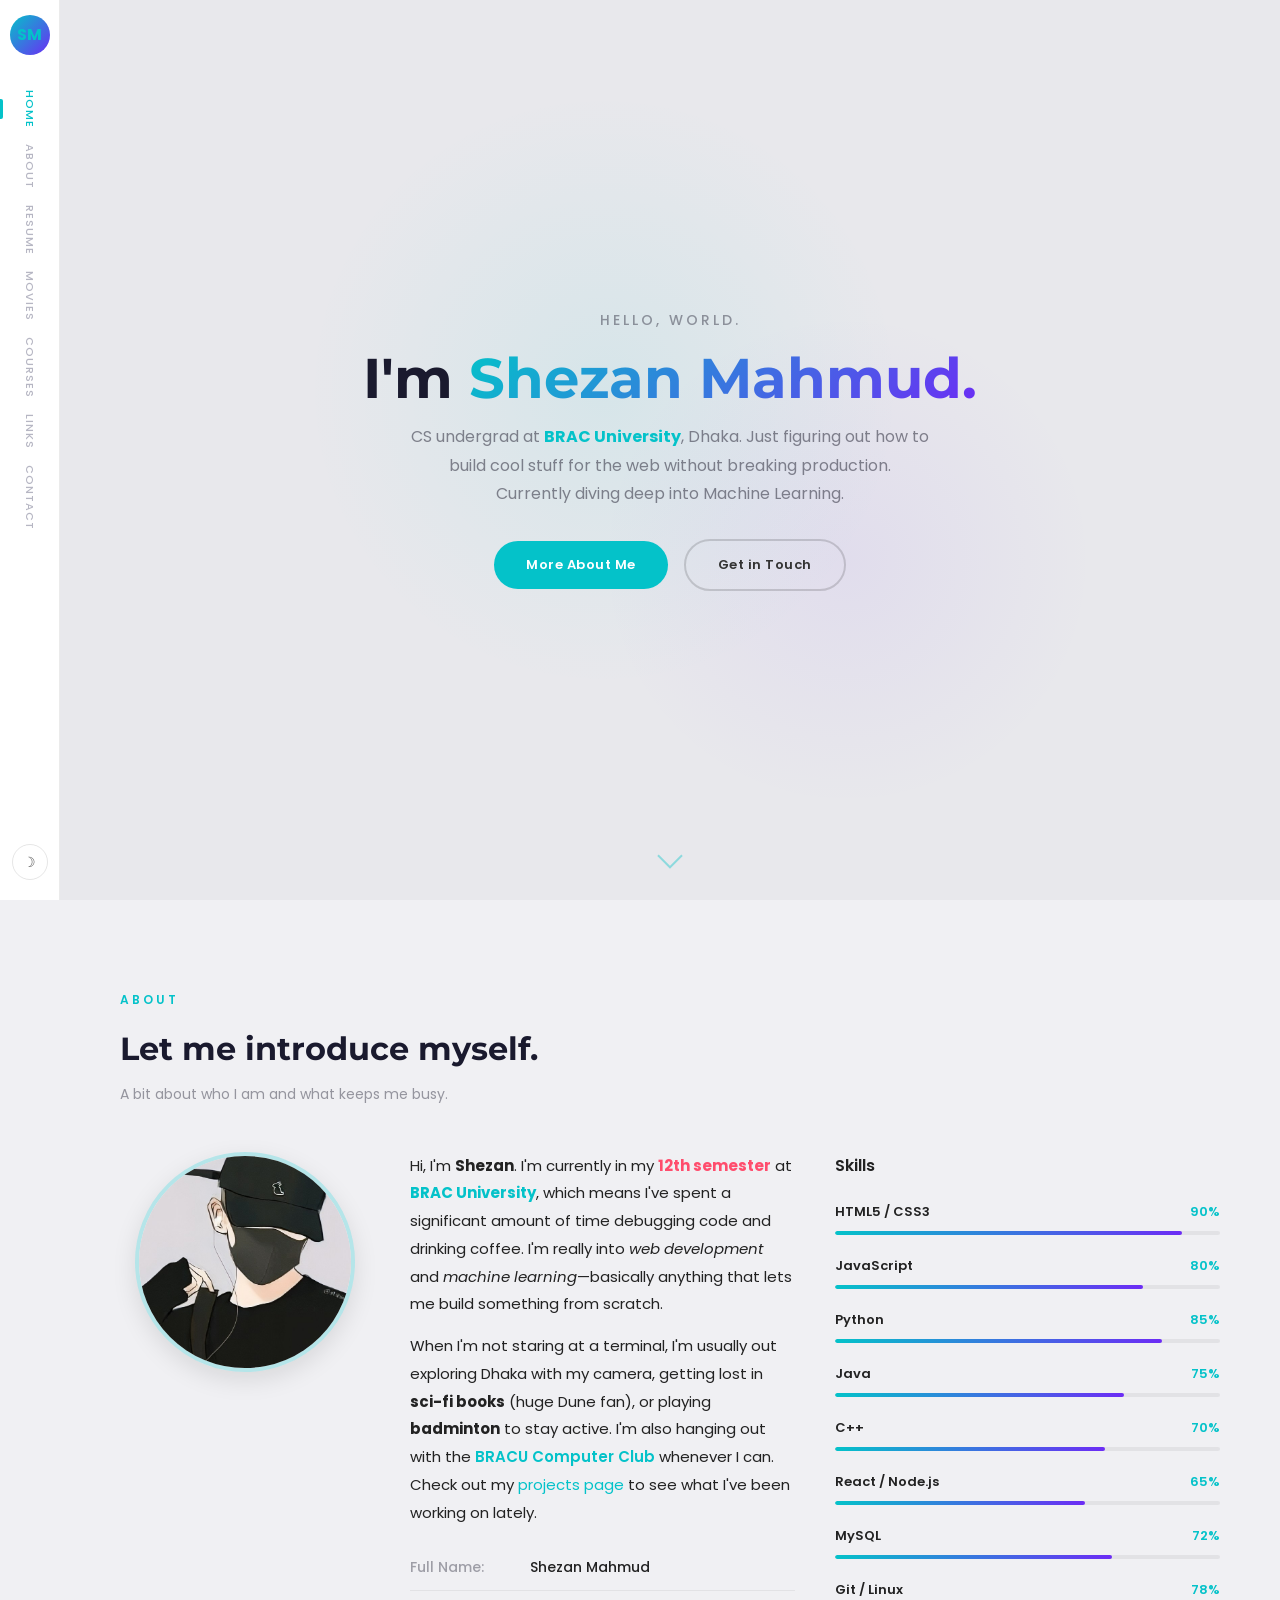
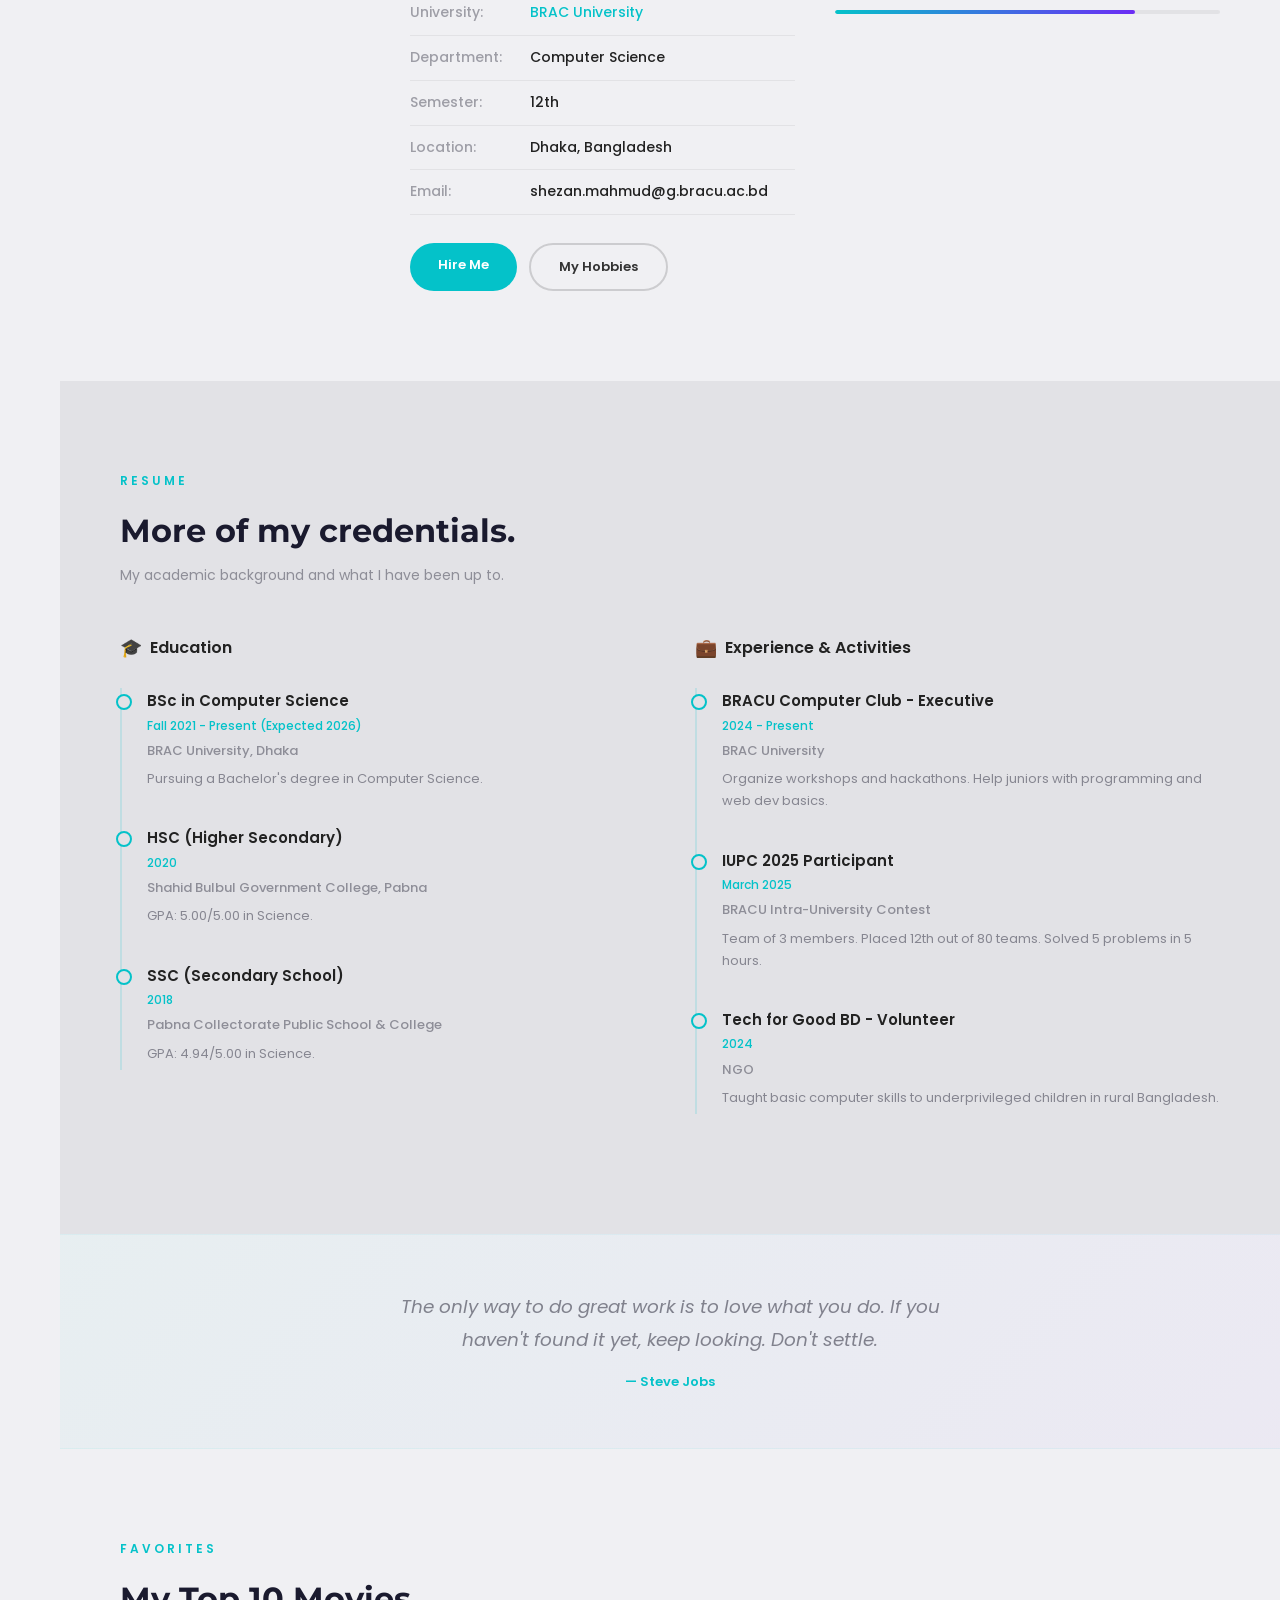
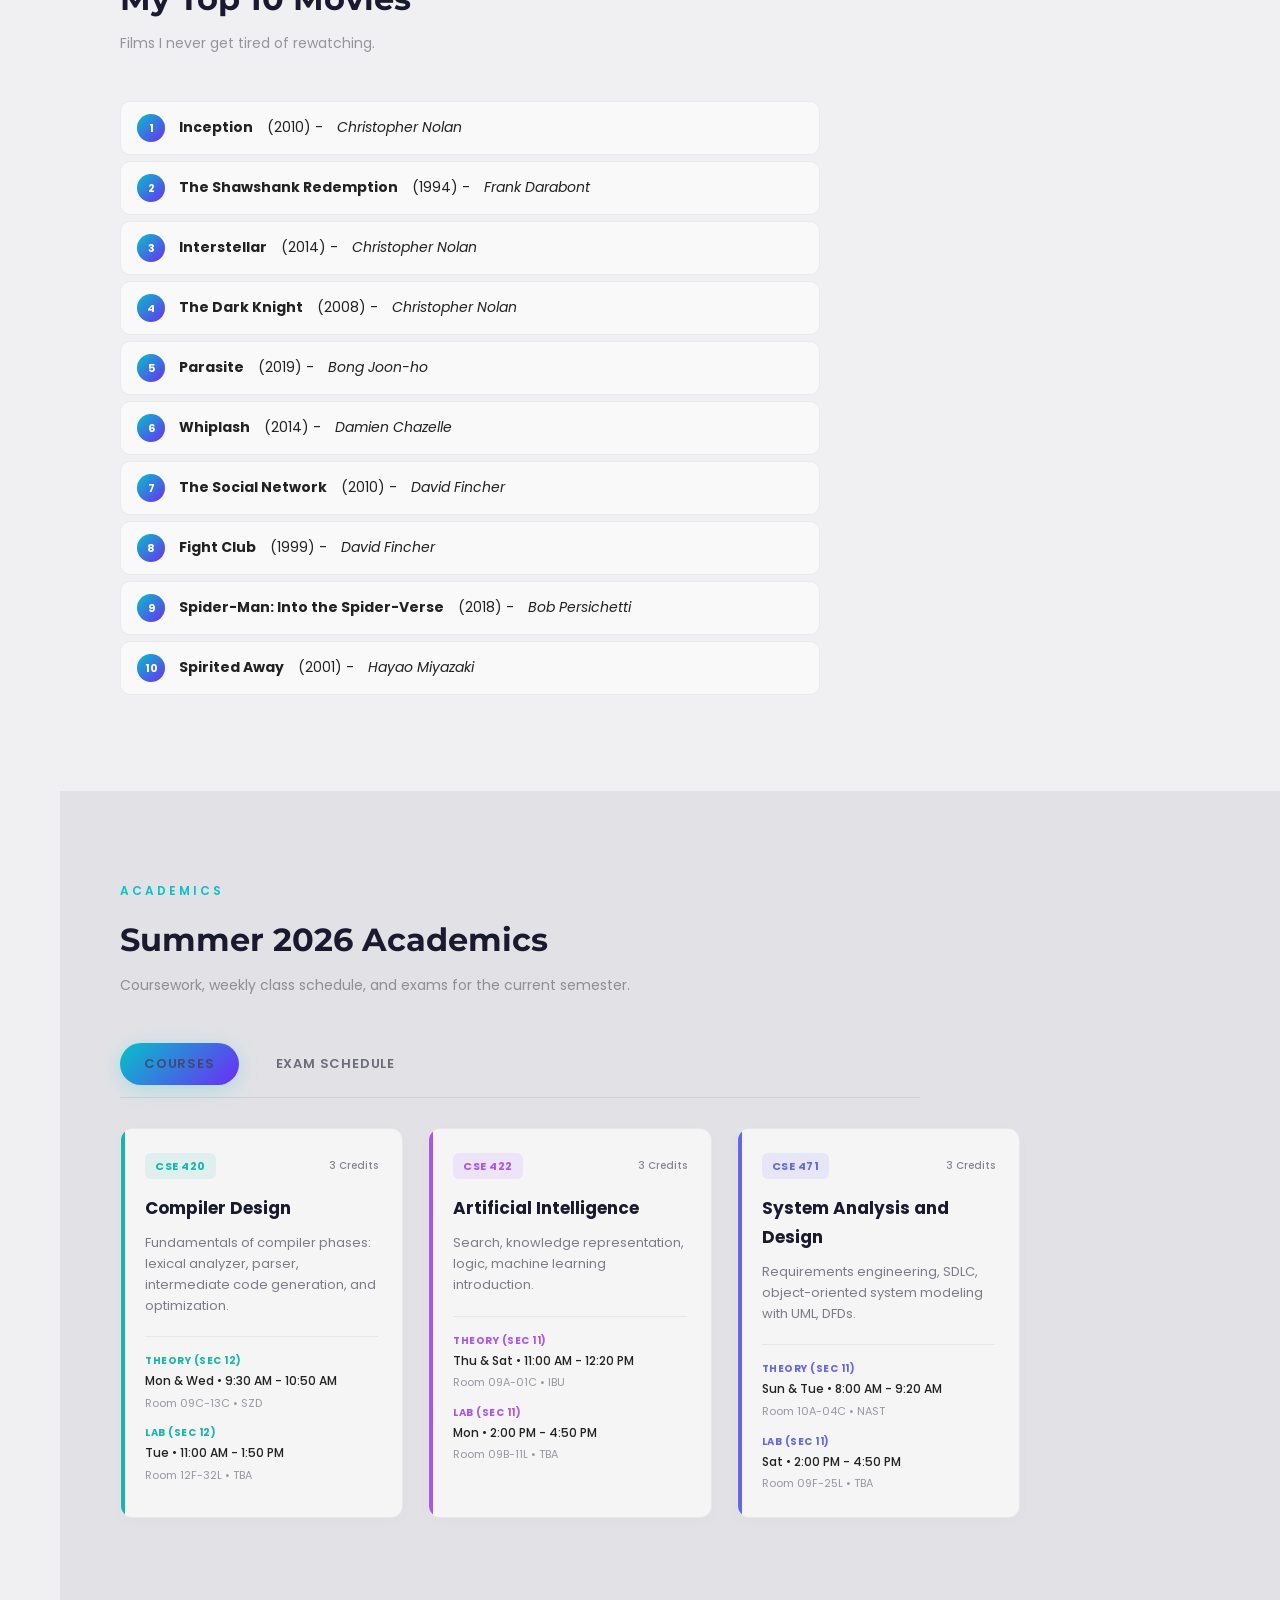
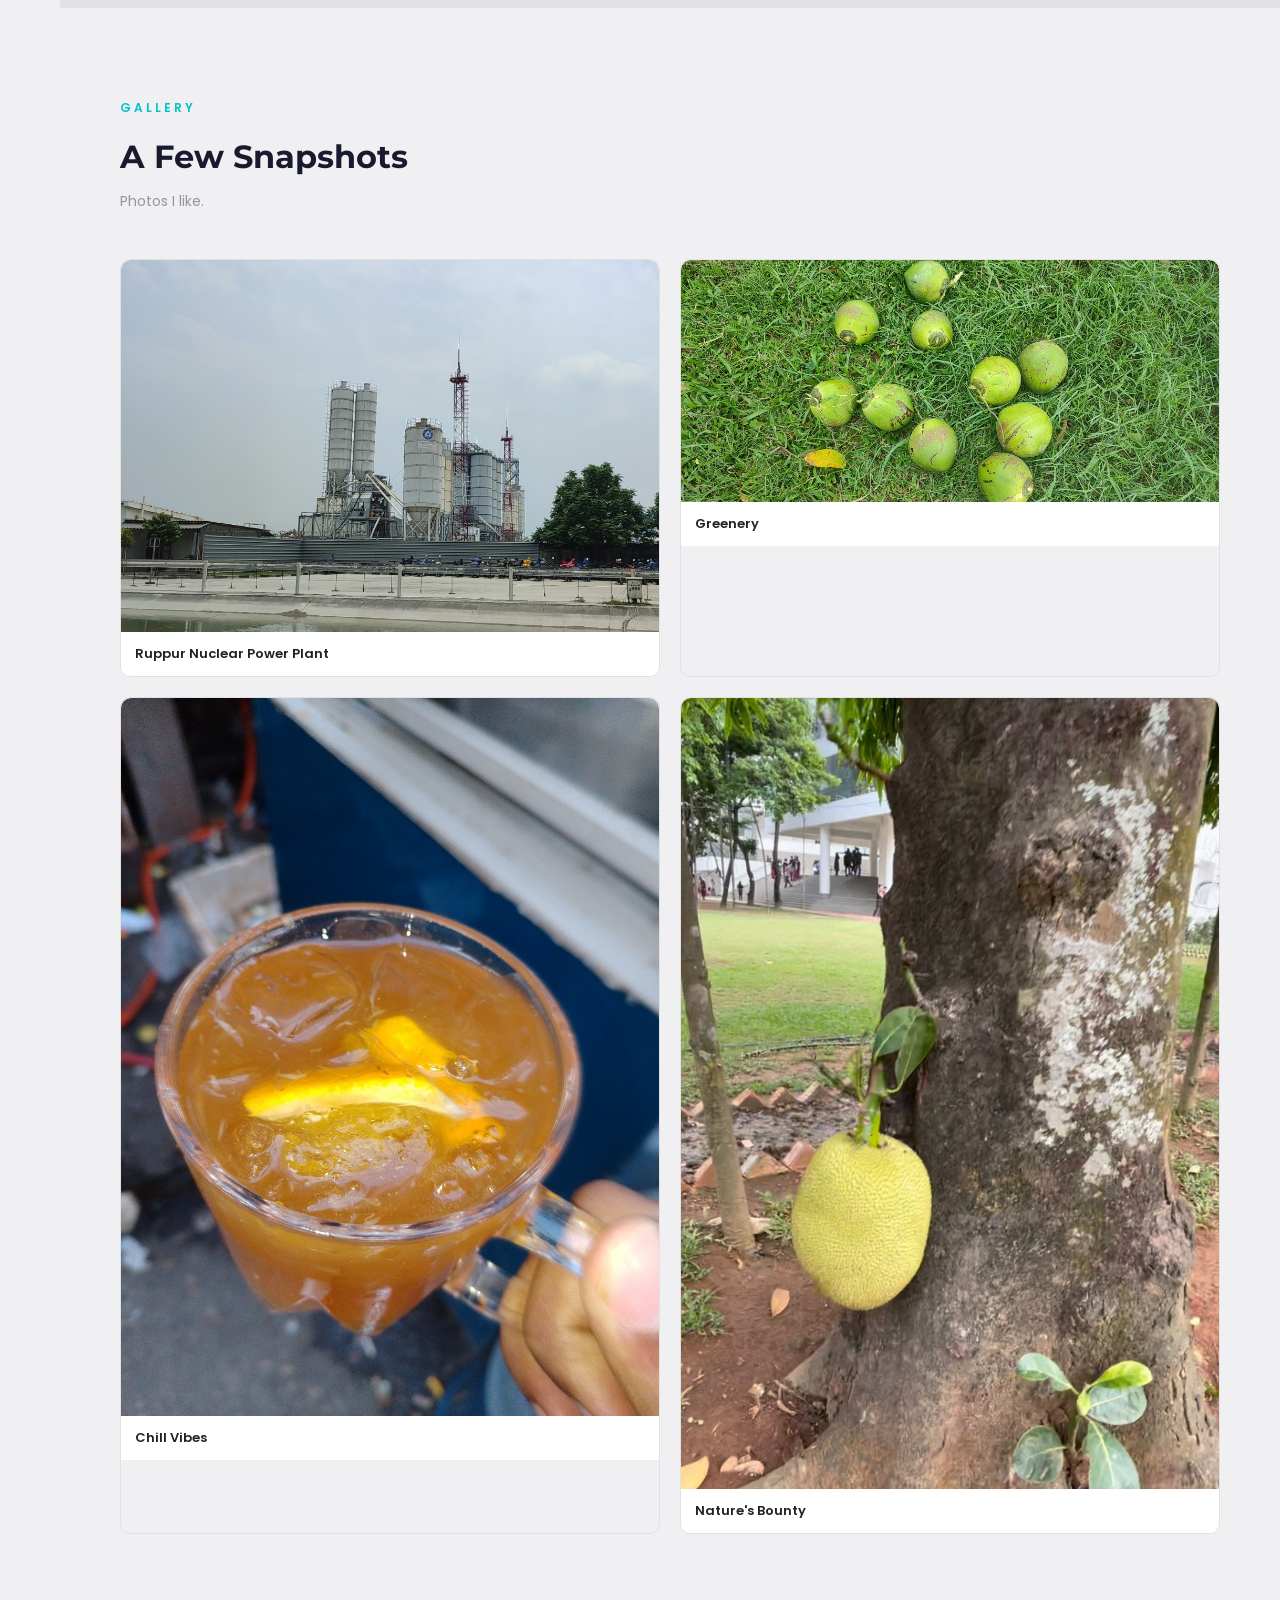
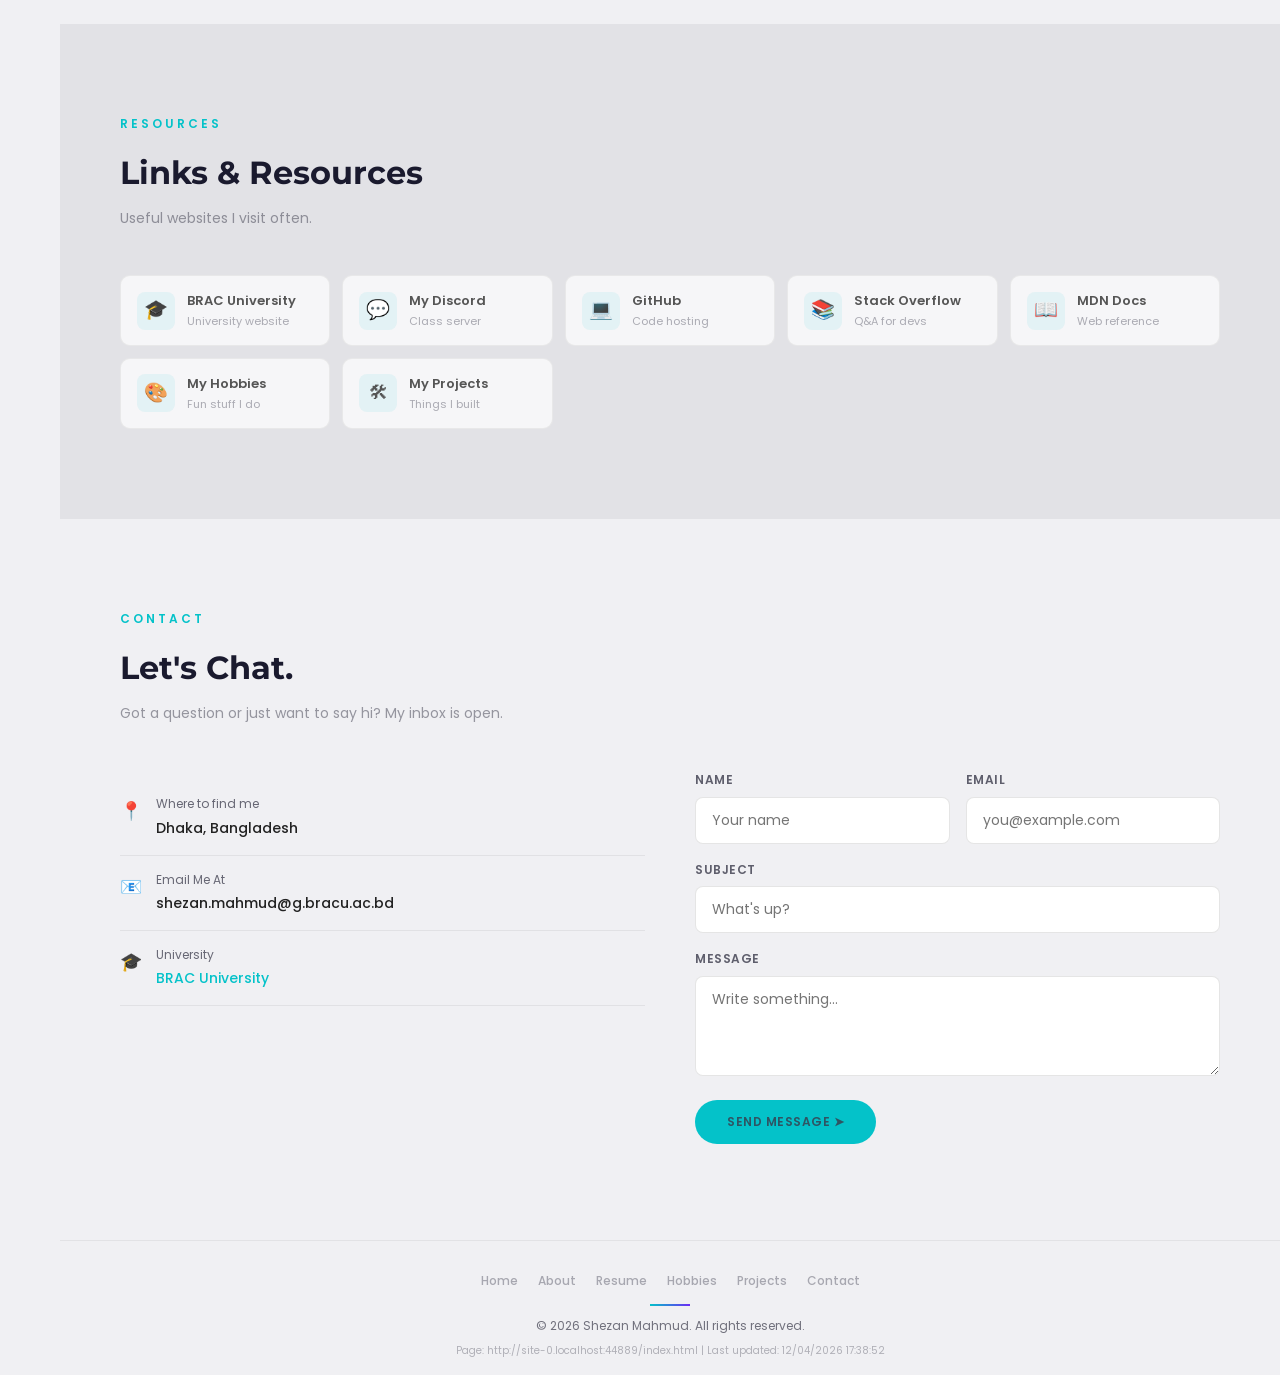
<file: index.html>
<!DOCTYPE html>
<html lang="en">

<head>
    <meta charset="UTF-8">
    <meta name="viewport" content="width=device-width, initial-scale=1.0">
    <meta name="description" content="Shezan Mahmud - CS Student at BRAC University">
    <meta name="author" content="Shezan Mahmud">
    <title>Shezan Mahmud - Personal Homepage</title>
    <link rel="stylesheet" href="style.css">
    <style>
        .intro-content h1 span {
            background: linear-gradient(135deg, #04c2c9, #6c2cf5);
            -webkit-background-clip: text;
            -webkit-text-fill-color: transparent;
            background-clip: text;
        }
    </style>
</head>

<body class="light-mode">

    <header>
        <nav class="left-nav">
            <a href="#intro" class="nav-logo">SM</a>
            <ul class="nav-links">
                <li><a href="#intro" class="active">Home</a></li>
                <li><a href="#about">About</a></li>
                <li><a href="#resume">Resume</a></li>
                <li><a href="#movies">Movies</a></li>
                <li><a href="#courses">Courses</a></li>
                <li><a href="#links">Links</a></li>
                <li><a href="#contact">Contact</a></li>
            </ul>
            <button class="mode-toggle" id="modeBtn" title="Toggle light/dark">&#9789;</button>
        </nav>

        <div class="mob-header">
            <span class="mob-logo">Shezan Mahmud</span>
            <button class="mob-btn" id="mobToggle">&#9776;</button>
        </div>
        <div class="mob-menu" id="mobMenu">
            <a href="#intro">Home</a>
            <a href="#about">About</a>
            <a href="#resume">Resume</a>
            <a href="#movies">Movies</a>
            <a href="#courses">Courses</a>
            <a href="#links">Links</a>
            <a href="#contact">Contact</a>
            <a href="hobbies.html">Hobbies</a>
            <a href="projects.html">Projects</a>
        </div>
    </header>

    <div class="main-content">

        <section id="intro">
            <div class="intro-content fade-in">
                <p class="intro-hello">Hello, World.</p>
                <h1>I'm <span>Shezan Mahmud.</span></h1>
                <p class="intro-tagline">
                    CS undergrad at <a href="https://www.bracu.ac.bd" target="_blank"><b>BRAC
                            University</b></a>,
                    Dhaka. Just figuring out how to build cool stuff for the web without breaking production.
                    <br>Currently diving deep into Machine Learning.
                </p>
                <div class="intro-btns">
                    <a href="#about" class="btn-filled">More About Me</a>
                    <a href="#contact" class="btn-ghost">Get in Touch</a>
                </div>
            </div>
            <div class="scroll-arrow"><span></span></div>
        </section>

        <section id="about" class="section">
            <p class="section-label">About</p>
            <h2>Let me introduce myself.</h2>
            <p class="section-sub">A bit about who I am and what keeps me busy.</p>

            <div class="about-grid">
                <div class="about-photo">
                    <img src="images/profile.jpg" alt="Shezan Mahmud" class="profile-img">
                </div>
                <div class="about-text-block">
                    <p>
                        Hi, I'm <strong>Shezan</strong>. I'm currently in my <span class="red-text">12th semester</span>
                        at
                        <a href="https://www.bracu.ac.bd" target="_blank"><b>BRAC University</b></a>, which means I've
                        spent
                        a significant amount of time debugging code and drinking coffee.
                        I'm really into <i>web development</i> and <i>machine learning</i>—basically anything that lets
                        me build something from scratch.
                    </p>
                    <p>
                        When I'm not staring at a terminal, I'm usually out exploring Dhaka with my camera,
                        getting lost in <b>sci-fi books</b> (huge Dune fan), or playing <b>badminton</b> to stay active.
                        I'm also hanging out with the <span class="highlight">BRACU Computer Club</span> whenever I can.
                        Check out my <a href="projects.html">projects page</a> to see what I've been working on lately.
                    </p>

                    <ul class="profile-list">
                        <li>
                            <span class="label">Full Name:</span>
                            <span class="value">Shezan Mahmud</span>
                        </li>
                        <li>
                            <span class="label">University:</span>
                            <span class="value"><a href="https://www.bracu.ac.bd" target="_blank">BRAC
                                    University</a></span>
                        </li>
                        <li>
                            <span class="label">Department:</span>
                            <span class="value">Computer Science</span>
                        </li>
                        <li>
                            <span class="label">Semester:</span>
                            <span class="value">12th</span>
                        </li>
                        <li>
                            <span class="label">Location:</span>
                            <span class="value">Dhaka, Bangladesh</span>
                        </li>
                        <li>
                            <span class="label">Email:</span>
                            <span class="value">shezan.mahmud@g.bracu.ac.bd</span>
                        </li>
                    </ul>

                    <div class="about-btns">
                        <a href="#contact" class="btn-filled">Hire Me</a>
                        <a href="hobbies.html" class="btn-ghost">My Hobbies</a>
                    </div>
                </div>

                <div class="skills-block">
                    <h3>Skills</h3>
                    <div class="skill-item">
                        <div class="skill-header">HTML5 / CSS3 <span>90%</span></div>
                        <div class="skill-bar">
                            <div class="skill-fill" style="--pct:90%"></div>
                        </div>
                    </div>
                    <div class="skill-item">
                        <div class="skill-header">JavaScript <span>80%</span></div>
                        <div class="skill-bar">
                            <div class="skill-fill" style="--pct:80%"></div>
                        </div>
                    </div>
                    <div class="skill-item">
                        <div class="skill-header">Python <span>85%</span></div>
                        <div class="skill-bar">
                            <div class="skill-fill" style="--pct:85%"></div>
                        </div>
                    </div>
                    <div class="skill-item">
                        <div class="skill-header">Java <span>75%</span></div>
                        <div class="skill-bar">
                            <div class="skill-fill" style="--pct:75%"></div>
                        </div>
                    </div>
                    <div class="skill-item">
                        <div class="skill-header">C++ <span>70%</span></div>
                        <div class="skill-bar">
                            <div class="skill-fill" style="--pct:70%"></div>
                        </div>
                    </div>
                    <div class="skill-item">
                        <div class="skill-header">React / Node.js <span>65%</span></div>
                        <div class="skill-bar">
                            <div class="skill-fill" style="--pct:65%"></div>
                        </div>
                    </div>
                    <div class="skill-item">
                        <div class="skill-header">MySQL <span>72%</span></div>
                        <div class="skill-bar">
                            <div class="skill-fill" style="--pct:72%"></div>
                        </div>
                    </div>
                    <div class="skill-item">
                        <div class="skill-header">Git / Linux <span>78%</span></div>
                        <div class="skill-bar">
                            <div class="skill-fill" style="--pct:78%"></div>
                        </div>
                    </div>
                </div>
            </div>
        </section>

        <section id="resume" class="section section-dark">
            <p class="section-label">Resume</p>
            <h2>More of my credentials.</h2>
            <p class="section-sub">My academic background and what I have been up to.</p>

            <div class="resume-grid">
                <div class="resume-col">
                    <h3><span class="col-icon">&#127891;</span> Education</h3>
                    <div class="timeline">
                        <div class="t-item">
                            <h4>BSc in Computer Science</h4>
                            <p class="t-date">Fall 2021 - Present (Expected 2026)</p>
                            <p class="t-place">BRAC University, Dhaka</p>
                            <p class="t-desc">Pursuing a Bachelor's degree in Computer Science.</p>
                        </div>
                        <div class="t-item">
                            <h4>HSC (Higher Secondary)</h4>
                            <p class="t-date">2020</p>
                            <p class="t-place">Shahid Bulbul Government College, Pabna</p>
                            <p class="t-desc">GPA: 5.00/5.00 in Science.</p>
                        </div>
                        <div class="t-item">
                            <h4>SSC (Secondary School)</h4>
                            <p class="t-date">2018</p>
                            <p class="t-place">Pabna Collectorate Public School &amp; College</p>
                            <p class="t-desc">GPA: 4.94/5.00 in Science.</p>
                        </div>
                    </div>
                </div>

                <div class="resume-col">
                    <h3><span class="col-icon">&#128188;</span> Experience &amp; Activities</h3>
                    <div class="timeline">
                        <div class="t-item">
                            <h4>BRACU Computer Club - Executive</h4>
                            <p class="t-date">2024 - Present</p>
                            <p class="t-place">BRAC University</p>
                            <p class="t-desc">Organize workshops and hackathons. Help juniors with programming and web
                                dev basics.</p>
                        </div>
                        <div class="t-item">
                            <h4>IUPC 2025 Participant</h4>
                            <p class="t-date">March 2025</p>
                            <p class="t-place">BRACU Intra-University Contest</p>
                            <p class="t-desc">Team of 3 members. Placed 12th out of 80 teams. Solved 5 problems in 5
                                hours.</p>
                        </div>
                        <div class="t-item">
                            <h4>Tech for Good BD - Volunteer</h4>
                            <p class="t-date">2024</p>
                            <p class="t-place">NGO</p>
                            <p class="t-desc">Taught basic computer skills to underprivileged children in rural
                                Bangladesh.</p>
                        </div>
                    </div>
                </div>
            </div>
        </section>

        <div class="quote-bar">
            <blockquote>
                The only way to do great work is to love what you do.
                If you haven't found it yet, keep looking. Don't settle.
                <p class="said-by">&mdash; Steve Jobs</p>
            </blockquote>
        </div>

        <section id="movies" class="section">
            <p class="section-label">Favorites</p>
            <h2>My Top 10 Movies</h2>
            <p class="section-sub">Films I never get tired of rewatching.</p>

            <ol class="movies-list">
                <li><strong>Inception</strong> (2010) - <em>Christopher Nolan</em></li>
                <li><strong>The Shawshank Redemption</strong> (1994) - <em>Frank Darabont</em></li>
                <li><strong>Interstellar</strong> (2014) - <em>Christopher Nolan</em></li>
                <li><strong>The Dark Knight</strong> (2008) - <em>Christopher Nolan</em></li>
                <li><strong>Parasite</strong> (2019) - <em>Bong Joon-ho</em></li>
                <li><strong>Whiplash</strong> (2014) - <em>Damien Chazelle</em></li>
                <li><strong>The Social Network</strong> (2010) - <em>David Fincher</em></li>
                <li><strong>Fight Club</strong> (1999) - <em>David Fincher</em></li>
                <li><strong>Spider-Man: Into the Spider-Verse</strong> (2018) - <em>Bob Persichetti</em></li>
                <li><strong>Spirited Away</strong> (2001) - <em>Hayao Miyazaki</em></li>
            </ol>
        </section>

        <section id="courses" class="section section-dark">
            <p class="section-label">Academics</p>
            <h2>Summer 2026 Academics</h2>
            <p class="section-sub">Coursework, weekly class schedule, and exams for the current semester.</p>

            <div class="academics-tabs">
                <button class="tab-btn active" onclick="switchTab(event, 'tab-courses')">Courses</button>
                <button class="tab-btn" onclick="switchTab(event, 'tab-exams')">Exam Schedule</button>
            </div>

            <!-- Tab 1: Course Cards Grid -->
            <div id="tab-courses" class="tab-content active">
                <div class="course-cards-grid">
                    <!-- Course 1: CSE 420 -->
                    <div class="course-card cse420-theme">
                        <div class="course-card-header">
                            <span class="course-badge">CSE 420</span>
                            <span class="credits-badge">3 Credits</span>
                        </div>
                        <h3>Compiler Design</h3>
                        <p class="course-desc">Fundamentals of compiler phases: lexical analyzer, parser, intermediate code generation, and optimization.</p>
                        <div class="course-meta">
                            <div class="meta-item">
                                <span class="meta-label">Theory (Sec 12)</span>
                                <span class="meta-val">Mon &amp; Wed &bull; 9:30 AM - 10:50 AM</span>
                                <span class="meta-room">Room 09C-13C &bull; SZD</span>
                            </div>
                            <div class="meta-item lab-meta">
                                <span class="meta-label">Lab (Sec 12)</span>
                                <span class="meta-val">Tue &bull; 11:00 AM - 1:50 PM</span>
                                <span class="meta-room">Room 12F-32L &bull; TBA</span>
                            </div>
                        </div>
                    </div>

                    <!-- Course 2: CSE 422 -->
                    <div class="course-card cse422-theme">
                        <div class="course-card-header">
                            <span class="course-badge">CSE 422</span>
                            <span class="credits-badge">3 Credits</span>
                        </div>
                        <h3>Artificial Intelligence</h3>
                        <p class="course-desc">Search, knowledge representation, logic, machine learning introduction.</p>
                        <div class="course-meta">
                            <div class="meta-item">
                                <span class="meta-label">Theory (Sec 11)</span>
                                <span class="meta-val">Thu &amp; Sat &bull; 11:00 AM - 12:20 PM</span>
                                <span class="meta-room">Room 09A-01C &bull; IBU</span>
                            </div>
                            <div class="meta-item lab-meta">
                                <span class="meta-label">Lab (Sec 11)</span>
                                <span class="meta-val">Mon &bull; 2:00 PM - 4:50 PM</span>
                                <span class="meta-room">Room 09B-11L &bull; TBA</span>
                            </div>
                        </div>
                    </div>

                    <!-- Course 3: CSE 471 -->
                    <div class="course-card cse471-theme">
                        <div class="course-card-header">
                            <span class="course-badge">CSE 471</span>
                            <span class="credits-badge">3 Credits</span>
                        </div>
                        <h3>System Analysis and Design</h3>
                        <p class="course-desc">Requirements engineering, SDLC, object-oriented system modeling with UML, DFDs.</p>
                        <div class="course-meta">
                            <div class="meta-item">
                                <span class="meta-label">Theory (Sec 11)</span>
                                <span class="meta-val">Sun &amp; Tue &bull; 8:00 AM - 9:20 AM</span>
                                <span class="meta-room">Room 10A-04C &bull; NAST</span>
                            </div>
                            <div class="meta-item lab-meta">
                                <span class="meta-label">Lab (Sec 11)</span>
                                <span class="meta-val">Sat &bull; 2:00 PM - 4:50 PM</span>
                                <span class="meta-room">Room 09F-25L &bull; TBA</span>
                            </div>
                        </div>
                    </div>
                </div>
            </div>



            <!-- Tab 3: Timeline Exam Schedule -->
            <div id="tab-exams" class="tab-content">
                <div class="timeline-container">
                    <!-- Midterm Exams Column -->
                    <div class="timeline-column">
                        <h3 class="timeline-header"><span class="header-icon">🏁</span> Midterm Exams</h3>
                        <div class="timeline-items">
                            <!-- Midterm 1 -->
                            <div class="timeline-item cse420-theme">
                                <div class="timeline-dot"></div>
                                <div class="timeline-content">
                                    <div class="timeline-date">Tuesday &bull; July 28, 2026</div>
                                    <h4>CSE 420 &mdash; Compiler Design</h4>
                                    <div class="timeline-details">
                                        <span class="timeline-time">🕒 2:00 PM - 4:00 PM</span>
                                        <span class="timeline-badge mid-badge">MID</span>
                                    </div>
                                </div>
                            </div>
                            <!-- Midterm 2 -->
                            <div class="timeline-item cse471-theme">
                                <div class="timeline-dot"></div>
                                <div class="timeline-content">
                                    <div class="timeline-date">Wednesday &bull; July 29, 2026</div>
                                    <h4>CSE 471 &mdash; System Analysis &amp; Design</h4>
                                    <div class="timeline-details">
                                        <span class="timeline-time">🕒 2:00 PM - 4:00 PM</span>
                                        <span class="timeline-badge mid-badge">MID</span>
                                    </div>
                                </div>
                            </div>
                            <!-- Midterm 3 -->
                            <div class="timeline-item cse422-theme">
                                <div class="timeline-dot"></div>
                                <div class="timeline-content">
                                    <div class="timeline-date">Thursday &bull; July 30, 2026</div>
                                    <h4>CSE 422 &mdash; Artificial Intelligence</h4>
                                    <div class="timeline-details">
                                        <span class="timeline-time">🕒 11:00 AM - 1:00 PM</span>
                                        <span class="timeline-badge mid-badge">MID</span>
                                    </div>
                                </div>
                            </div>
                        </div>
                    </div>

                    <!-- Final Exams Column -->
                    <div class="timeline-column">
                        <h3 class="timeline-header"><span class="header-icon">🏆</span> Final Exams</h3>
                        <div class="timeline-items">
                            <!-- Final 1 -->
                            <div class="timeline-item cse420-theme">
                                <div class="timeline-dot"></div>
                                <div class="timeline-content">
                                    <div class="timeline-date">Tuesday &bull; Sept 15, 2026</div>
                                    <h4>CSE 420 &mdash; Compiler Design</h4>
                                    <div class="timeline-details">
                                        <span class="timeline-time">🕒 2:00 PM - 4:00 PM</span>
                                        <span class="timeline-badge final-badge">FINAL</span>
                                    </div>
                                </div>
                            </div>
                            <!-- Final 2 -->
                            <div class="timeline-item cse471-theme">
                                <div class="timeline-dot"></div>
                                <div class="timeline-content">
                                    <div class="timeline-date">Wednesday &bull; Sept 16, 2026</div>
                                    <h4>CSE 471 &mdash; System Analysis &amp; Design</h4>
                                    <div class="timeline-details">
                                        <span class="timeline-time">🕒 2:00 PM - 4:00 PM</span>
                                        <span class="timeline-badge final-badge">FINAL</span>
                                    </div>
                                </div>
                            </div>
                            <!-- Final 3 -->
                            <div class="timeline-item cse422-theme">
                                <div class="timeline-dot"></div>
                                <div class="timeline-content">
                                    <div class="timeline-date">Thursday &bull; Sept 17, 2026</div>
                                    <h4>CSE 422 &mdash; Artificial Intelligence</h4>
                                    <div class="timeline-details">
                                        <span class="timeline-time">🕒 11:00 AM - 1:00 PM</span>
                                        <span class="timeline-badge final-badge">FINAL</span>
                                    </div>
                                </div>
                            </div>
                        </div>
                    </div>
                </div>
            </div>
        </section>

        <section class="section">
            <p class="section-label">Gallery</p>
            <h2>A Few Snapshots</h2>
            <p class="section-sub">Photos I like.</p>

            <div class="pics-grid">
                <div class="pic-card">
                    <img src="images/snap1.jpg" alt="Ruppur Nuclear Power Plant">
                    <div class="pic-label">Ruppur Nuclear Power Plant</div>
                </div>
                <div class="pic-card">
                    <img src="images/snap4.jpg" alt="Fresh Coconuts">
                    <div class="pic-label">Greenery</div>
                </div>
                <div class="pic-card">
                    <img src="images/snap2.jpg" alt="Refreshing Drink">
                    <div class="pic-label">Chill Vibes</div>
                </div>
                <div class="pic-card">
                    <img src="images/snap3.jpg" alt="Jackfruit Tree">
                    <div class="pic-label">Nature's Bounty</div>
                </div>
            </div>
        </section>

        <section id="links" class="section section-dark">
            <p class="section-label">Resources</p>
            <h2>Links &amp; Resources</h2>
            <p class="section-sub">Useful websites I visit often.</p>

            <div class="links-grid">
                <a href="https://www.bracu.ac.bd" target="_blank" class="link-card">
                    <div class="link-icon">&#127891;</div>
                    <div>
                        <div class="link-name">BRAC University</div>
                        <div class="link-sub">University website</div>
                    </div>
                </a>
                <a href="https://discord.gg/" target="_blank" class="link-card">
                    <div class="link-icon">&#128172;</div>
                    <div>
                        <div class="link-name">My Discord</div>
                        <div class="link-sub">Class server</div>
                    </div>
                </a>
                <a href="https://github.com/b19szn" target="_blank" class="link-card">
                    <div class="link-icon">&#128187;</div>
                    <div>
                        <div class="link-name">GitHub</div>
                        <div class="link-sub">Code hosting</div>
                    </div>
                </a>
                <a href="https://stackoverflow.com" target="_blank" class="link-card">
                    <div class="link-icon">&#128218;</div>
                    <div>
                        <div class="link-name">Stack Overflow</div>
                        <div class="link-sub">Q&amp;A for devs</div>
                    </div>
                </a>
                <a href="https://developer.mozilla.org" target="_blank" class="link-card">
                    <div class="link-icon">&#128214;</div>
                    <div>
                        <div class="link-name">MDN Docs</div>
                        <div class="link-sub">Web reference</div>
                    </div>
                </a>
                <a href="hobbies.html" class="link-card">
                    <div class="link-icon">&#127912;</div>
                    <div>
                        <div class="link-name">My Hobbies</div>
                        <div class="link-sub">Fun stuff I do</div>
                    </div>
                </a>
                <a href="projects.html" class="link-card">
                    <div class="link-icon">&#128736;</div>
                    <div>
                        <div class="link-name">My Projects</div>
                        <div class="link-sub">Things I built</div>
                    </div>
                </a>
            </div>
        </section>

        <section id="contact" class="section">
            <p class="section-label">Contact</p>
            <h2>Let's Chat.</h2>
            <p class="section-sub">Got a question or just want to say hi? My inbox is open.</p>

            <div class="contact-grid">
                <div>
                    <ul class="contact-info-list">
                        <li>
                            <span class="ci-icon">&#128205;</span>
                            <div>
                                <p class="ci-label">Where to find me</p>
                                <p class="ci-value">Dhaka, Bangladesh</p>
                            </div>
                        </li>
                        <li>
                            <span class="ci-icon">&#128231;</span>
                            <div>
                                <p class="ci-label">Email Me At</p>
                                <p class="ci-value">shezan.mahmud@g.bracu.ac.bd</p>
                            </div>
                        </li>
                        <li>
                            <span class="ci-icon">&#127891;</span>
                            <div>
                                <p class="ci-label">University</p>
                                <p class="ci-value"><a href="https://www.bracu.ac.bd" target="_blank">BRAC
                                        University</a></p>
                            </div>
                        </li>
                    </ul>
                </div>


                <input type="checkbox" id="success-trigger" class="hidden-trigger">

                <form class="contact-form" onsubmit="return false;">
                    <div class="form-row">
                        <div>
                            <label for="fname">Name</label>
                            <input type="text" id="fname" name="name" placeholder="Your name" required>
                        </div>
                        <div>
                            <label for="femail">Email</label>
                            <input type="email" id="femail" name="email" placeholder="you@example.com" required>
                        </div>
                    </div>
                    <label for="fsubj">Subject</label>
                    <input type="text" id="fsubj" name="subject" placeholder="What's up?">
                    <label for="fmsg">Message</label>
                    <textarea id="fmsg" name="message" placeholder="Write something..." required></textarea>


                    <label for="success-trigger" class="send-btn" style="display:inline-block; text-align:center;">Send
                        Message &#10148;</label>
                </form>

                <div class="success-message">
                    <h3>&#10004; Message Sent Successfully!</h3>
                    <p>Thanks for reaching out, I'll get back to you soon.</p>
                    <label for="success-trigger" class="btn-ghost"
                        style="cursor:pointer; margin-top:15px; display:inline-block;">Send Another</label>
                </div>
            </div>
        </section>

        <footer class="footer">
            <div class="footer-links">
                <a href="#intro">Home</a>
                <a href="#about">About</a>
                <a href="#resume">Resume</a>
                <a href="hobbies.html">Hobbies</a>
                <a href="projects.html">Projects</a>
                <a href="#contact">Contact</a>
            </div>
            <hr>
            <p>&copy; 2026 Shezan Mahmud. All rights reserved.</p>
            <p class="page-meta" id="pginfo"></p>
        </footer>

    </div>

    <script>
        document.getElementById('pginfo').innerHTML =
            'Page: ' + window.location.href + ' | Last updated: ' + document.lastModified;

        var modeBtn = document.getElementById('modeBtn');
        if (localStorage.getItem('darkMode') === 'yes') {
            document.body.classList.remove('light-mode');
            modeBtn.innerHTML = '&#9789;';
        }
        modeBtn.onclick = function () {
            document.body.classList.toggle('light-mode');
            if (document.body.classList.contains('light-mode')) {
                localStorage.setItem('darkMode', 'no');
                modeBtn.innerHTML = '&#9728;';
            } else {
                localStorage.setItem('darkMode', 'yes');
                modeBtn.innerHTML = '&#9789;';
            }
        };

        var mobToggle = document.getElementById('mobToggle');
        var mobMenu = document.getElementById('mobMenu');
        mobToggle.onclick = function () {
            mobMenu.classList.toggle('open');
        };
        var mobLinks = mobMenu.querySelectorAll('a');
        for (var i = 0; i < mobLinks.length; i++) {
            mobLinks[i].onclick = function () {
                mobMenu.classList.remove('open');
            };
        }

        function switchTab(event, tabId) {
            var contents = document.querySelectorAll('.tab-content');
            contents.forEach(function(content) {
                content.classList.remove('active');
            });
            var buttons = document.querySelectorAll('.tab-btn');
            buttons.forEach(function(btn) {
                btn.classList.remove('active');
            });
            document.getElementById(tabId).classList.add('active');
            event.currentTarget.classList.add('active');
        }
    </script>

</body>

</html>
</file>
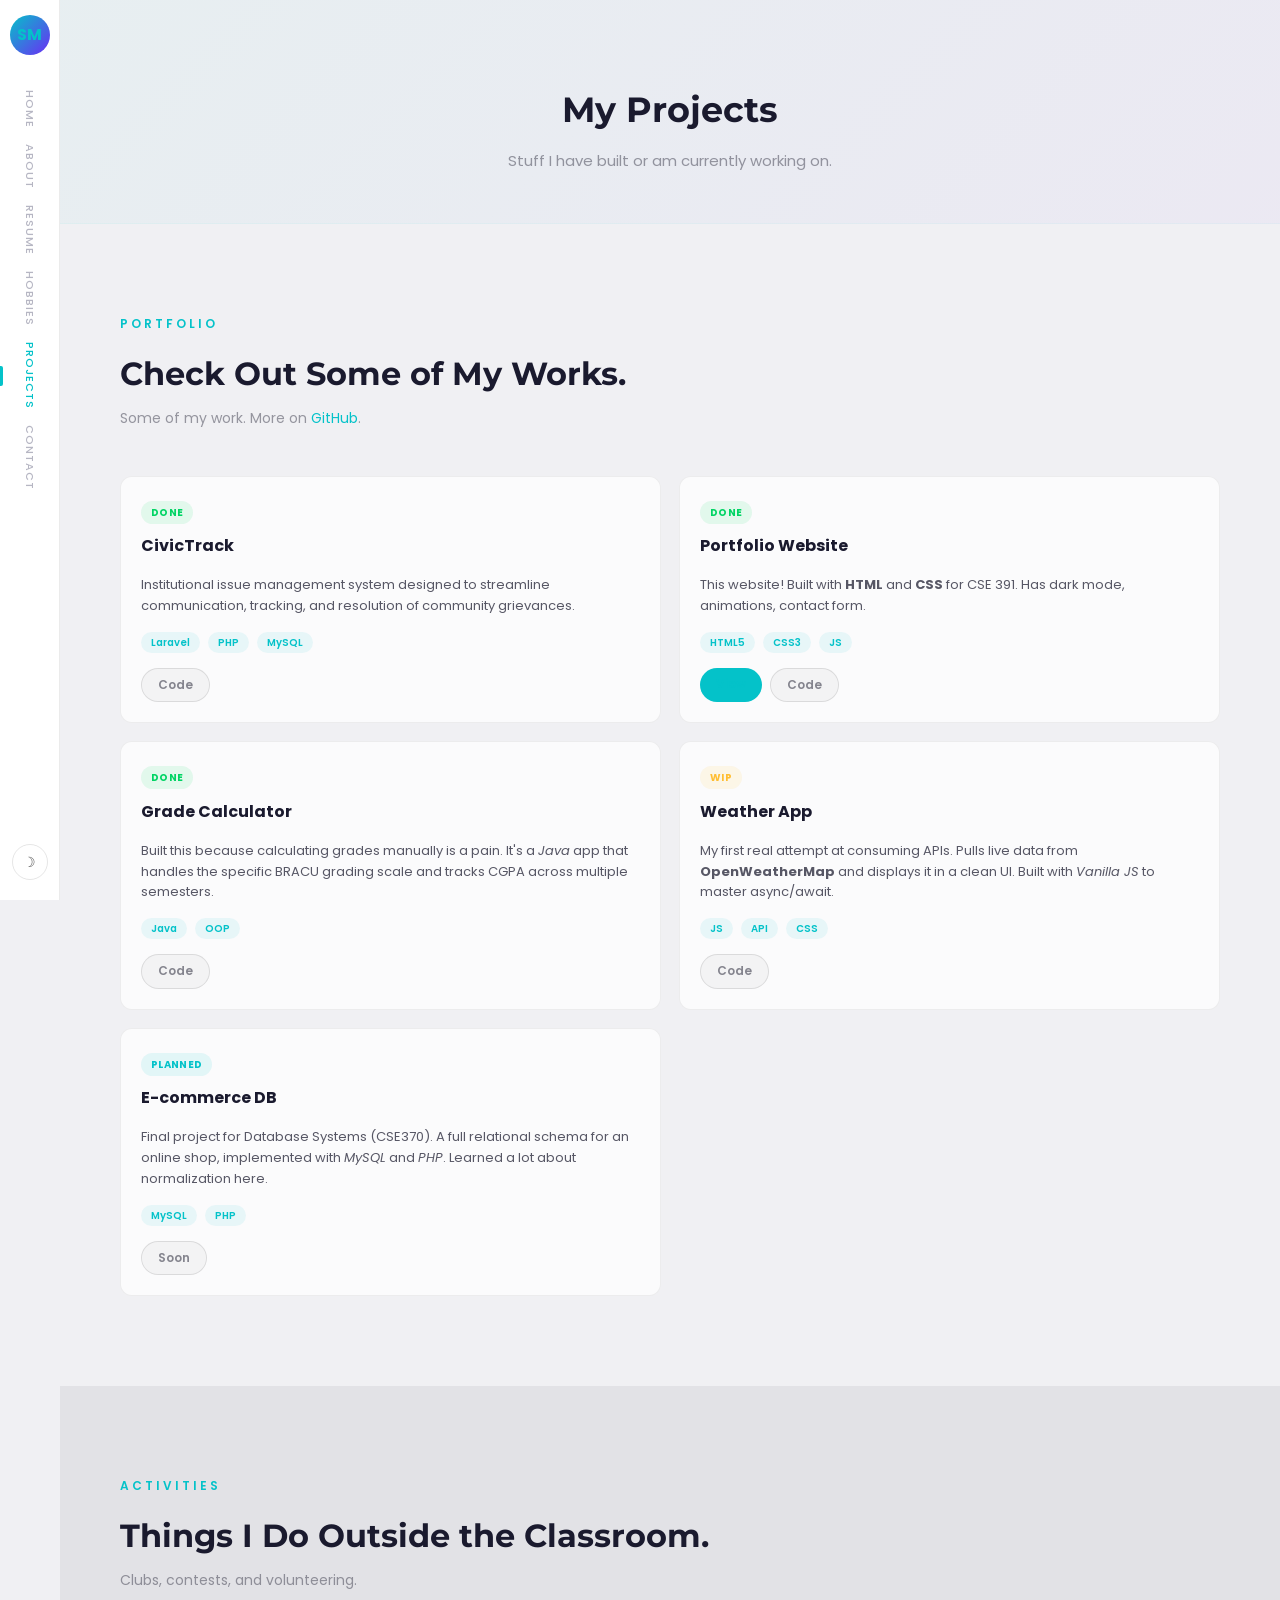
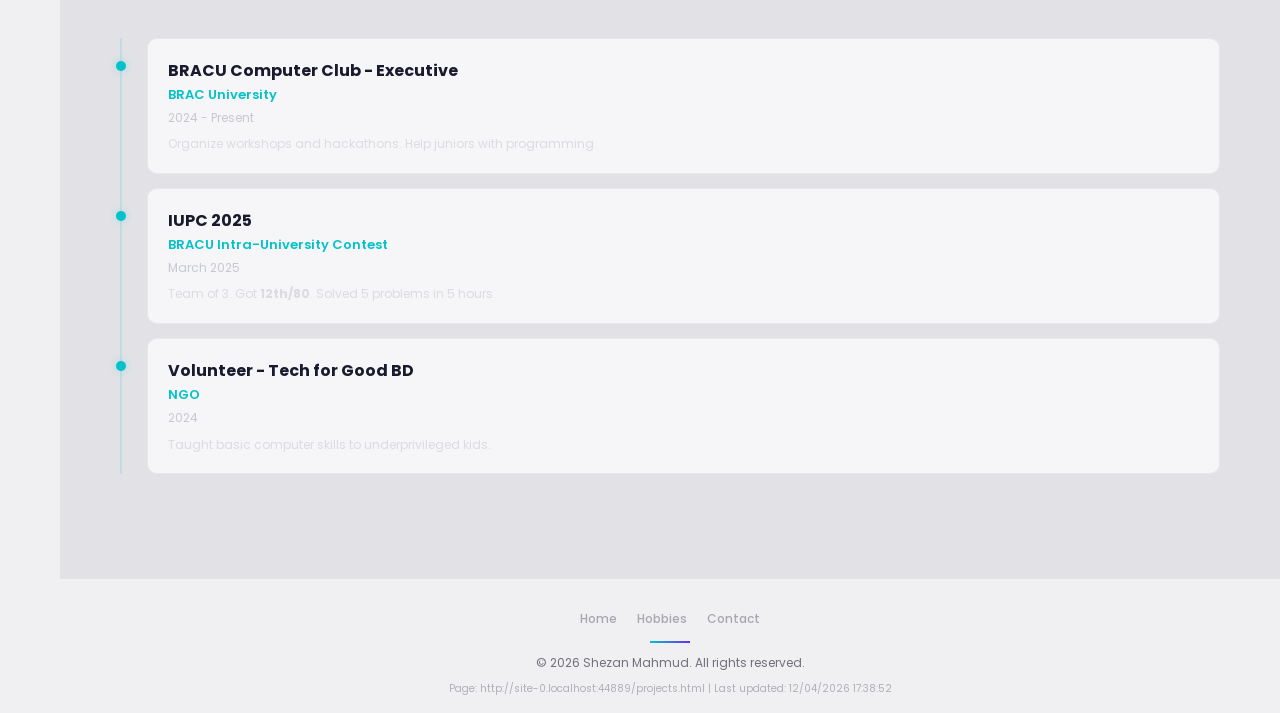
<file: projects.html>
<!DOCTYPE html>
<html lang="en">

<head>
    <meta charset="UTF-8">
    <meta name="viewport" content="width=device-width, initial-scale=1.0">
    <meta name="description" content="Projects - Shezan Mahmud">
    <meta name="author" content="Shezan Mahmud">
    <title>Projects - Shezan Mahmud</title>
    <link rel="stylesheet" href="style.css">
</head>

<body class="light-mode">

    <nav class="left-nav">
        <a href="index.html" class="nav-logo">SM</a>
        <ul class="nav-links">
            <li><a href="index.html">Home</a></li>
            <li><a href="index.html#about">About</a></li>
            <li><a href="index.html#resume">Resume</a></li>
            <li><a href="hobbies.html">Hobbies</a></li>
            <li><a href="#" class="active">Projects</a></li>
            <li><a href="index.html#contact">Contact</a></li>
        </ul>
        <button class="mode-toggle" id="modeBtn" title="Toggle light/dark">&#9789;</button>
    </nav>

    <div class="mob-header">
        <span class="mob-logo">Shezan Mahmud</span>
        <button class="mob-btn" id="mobToggle">&#9776;</button>
    </div>
    <div class="mob-menu" id="mobMenu">
        <a href="index.html">Home</a>
        <a href="index.html#about">About</a>
        <a href="hobbies.html">Hobbies</a>
        <a href="#">Projects</a>
        <a href="index.html#contact">Contact</a>
    </div>

    <div class="main-content">

        <div class="sub-banner">
            <h1>My Projects</h1>
            <p class="tagline">Stuff I have built or am currently working on.</p>
        </div>

        <section class="section">
            <p class="section-label">Portfolio</p>
            <h2>Check Out Some of My Works.</h2>
            <p class="section-sub">
                Some of my work. More on <a href="https://github.com/b19szn" target="_blank">GitHub</a>.
            </p>

            <div class="pj-grid">
                <div class="pj-card">
                    <div class="pj-top">
                        <span class="sticker stk-done">Done</span>
                        <h3>CivicTrack</h3>
                    </div>
                    <div class="pj-body">
                        <p class="pj-desc">
                            Institutional issue management system designed to streamline communication, tracking, and resolution of community grievances.
                        </p>
                        <div style="margin-top: 10px;">
                            <span class="pj-tag">Laravel</span>
                            <span class="pj-tag">PHP</span>
                            <span class="pj-tag">MySQL</span>
                        </div>
                        <div class="pj-btns">
                            <a href="https://github.com/b19szn/CivicTrack" target="_blank" class="pj-btn-gray">Code</a>
                        </div>
                    </div>
                </div>

                <div class="pj-card">
                    <div class="pj-top">
                        <span class="sticker stk-done">Done</span>
                        <h3>Portfolio Website</h3>
                    </div>
                    <div class="pj-body">
                        <p class="pj-desc">
                            This website! Built with <strong>HTML</strong> and <strong>CSS</strong>
                            for CSE 391. Has dark mode, animations, contact form.
                        </p>
                        <div style="margin-top: 10px;">
                            <span class="pj-tag">HTML5</span>
                            <span class="pj-tag">CSS3</span>
                            <span class="pj-tag">JS</span>
                        </div>
                        <div class="pj-btns">
                            <a href="index.html" class="pj-btn-blue">View</a>
                            <a href="https://github.com/b19szn" target="_blank" class="pj-btn-gray">Code</a>
                        </div>
                    </div>
                </div>

                <div class="pj-card">
                    <div class="pj-top">
                        <span class="sticker stk-done">Done</span>
                        <h3>Grade Calculator</h3>
                    </div>
                    <div class="pj-body">
                        <p class="pj-desc">
                            Built this because calculating grades manually is a pain.
                            It's a <em>Java</em> app that handles the specific BRACU grading scale
                            and tracks CGPA across multiple semesters.
                        </p>
                        <div style="margin-top: 10px;">
                            <span class="pj-tag">Java</span>
                            <span class="pj-tag">OOP</span>
                        </div>
                        <div class="pj-btns">
                            <a href="https://github.com/b19szn" target="_blank" class="pj-btn-gray">Code</a>
                        </div>
                    </div>
                </div>

                <div class="pj-card">
                    <div class="pj-top">
                        <span class="sticker stk-wip">WIP</span>
                        <h3>Weather App</h3>
                    </div>
                    <div class="pj-body">
                        <p class="pj-desc">
                            My first real attempt at consuming APIs. Pulls live data from
                            <b>OpenWeatherMap</b> and displays it in a clean UI.
                            Built with <i>Vanilla JS</i> to master async/await.
                        </p>
                        <div style="margin-top: 10px;">
                            <span class="pj-tag">JS</span>
                            <span class="pj-tag">API</span>
                            <span class="pj-tag">CSS</span>
                        </div>
                        <div class="pj-btns">
                            <a href="https://github.com/b19szn" target="_blank" class="pj-btn-gray">Code</a>
                        </div>
                    </div>
                </div>

                <div class="pj-card">
                    <div class="pj-top">
                        <span class="sticker stk-soon">Planned</span>
                        <h3>E-commerce DB</h3>
                    </div>
                    <div class="pj-body">
                        <p class="pj-desc">
                            Final project for Database Systems (CSE370).
                            A full relational schema for an online shop, implemented with
                            <i>MySQL</i> and <i>PHP</i>. Learned a lot about normalization here.
                        </p>
                        <div style="margin-top: 10px;">
                            <span class="pj-tag">MySQL</span>
                            <span class="pj-tag">PHP</span>
                        </div>
                        <div class="pj-btns">
                            <a href="#" class="pj-btn-gray">Soon</a>
                        </div>
                    </div>
                </div>
            </div>
        </section>

        <section class="section section-dark">
            <p class="section-label">Activities</p>
            <h2>Things I Do Outside the Classroom.</h2>
            <p class="section-sub">Clubs, contests, and volunteering.</p>

            <div class="edu-list">
                <div class="edu-entry">
                    <h3>BRACU Computer Club - Executive</h3>
                    <p class="place">BRAC University</p>
                    <p class="when">2024 - Present</p>
                    <p style="margin-top: 6px; font-size: 12px; color: rgba(169,169,184,0.35);">
                        Organize workshops and hackathons. Help juniors with programming.
                    </p>
                </div>
                <div class="edu-entry">
                    <h3>IUPC 2025</h3>
                    <p class="place">BRACU Intra-University Contest</p>
                    <p class="when">March 2025</p>
                    <p style="margin-top: 6px; font-size: 12px; color: rgba(169,169,184,0.35);">
                        Team of 3. Got <b>12th/80</b>. Solved 5 problems in 5 hours.
                    </p>
                </div>
                <div class="edu-entry">
                    <h3>Volunteer - Tech for Good BD</h3>
                    <p class="place">NGO</p>
                    <p class="when">2024</p>
                    <p style="margin-top: 6px; font-size: 12px; color: rgba(169,169,184,0.35);">
                        Taught basic computer skills to underprivileged kids.
                    </p>
                </div>
            </div>
        </section>

        <footer class="footer">
            <div class="footer-links">
                <a href="index.html">Home</a>
                <a href="hobbies.html">Hobbies</a>
                <a href="index.html#contact">Contact</a>
            </div>
            <hr>
            <p>&copy; 2026 Shezan Mahmud. All rights reserved.</p>
            <p class="page-meta" id="pginfo"></p>
        </footer>

    </div>

    <script>
        document.getElementById('pginfo').innerHTML =
            'Page: ' + window.location.href + ' | Last updated: ' + document.lastModified;

        var modeBtn = document.getElementById('modeBtn');
        if (localStorage.getItem('darkMode') === 'yes') {
            document.body.classList.remove('light-mode');
            modeBtn.innerHTML = '&#9789;';
        }
        modeBtn.onclick = function () {
            document.body.classList.toggle('light-mode');
            if (document.body.classList.contains('light-mode')) {
                localStorage.setItem('darkMode', 'no');
                modeBtn.innerHTML = '&#9728;';
            } else {
                localStorage.setItem('darkMode', 'yes');
                modeBtn.innerHTML = '&#9789;';
            }
        };

        var mobToggle = document.getElementById('mobToggle');
        var mobMenu = document.getElementById('mobMenu');
        mobToggle.onclick = function () { mobMenu.classList.toggle('open'); };
        var mobLinks = mobMenu.querySelectorAll('a');
        for (var i = 0; i < mobLinks.length; i++) {
            mobLinks[i].onclick = function () { mobMenu.classList.remove('open'); };
        }
    </script>

</body>

</html>
</file>
<file: style.css>
@import url('https://fonts.googleapis.com/css2?family=Poppins:wght@300;400;500;600;700&family=Montserrat:wght@400;700&display=swap');

* {
    margin: 0;
    padding: 0;
    box-sizing: border-box;
}

html {
    scroll-behavior: smooth;
    font-size: 16px;
}

body {
    font-family: 'Poppins', sans-serif;
    background: #151515;
    color: #a0a0a0;
    line-height: 1.7;
    overflow-x: hidden;
}

body.light-mode {
    background: #f0f0f3;
    color: #222222;
}

a {
    color: #04c2c9;
    text-decoration: none;
    transition: color 0.3s;
}

a:hover {
    color: #02e0e8;
}

body.light-mode a {
    color: #04c2c9;
}

img {
    max-width: 100%;
}

.left-nav {
    position: fixed;
    top: 0;
    left: 0;
    width: 60px;
    height: 100%;
    background: #111111;
    z-index: 200;
    display: flex;
    flex-direction: column;
    align-items: center;
    border-right: 1px solid rgba(255, 255, 255, 0.04);
}

body.light-mode .left-nav {
    background: #fff;
    border-right: 1px solid rgba(0, 0, 0, 0.08);
}

.nav-logo {
    width: 40px;
    height: 40px;
    margin-top: 15px;
    border-radius: 50%;
    display: flex;
    align-items: center;
    justify-content: center;
    font-weight: 700;
    font-size: 16px;
    color: #fff;
    background: linear-gradient(135deg, #04c2c9, #6c2cf5);
    text-decoration: none;
}

.nav-links {
    list-style: none;
    margin-top: 30px;
    display: flex;
    flex-direction: column;
    gap: 6px;
    width: 100%;
}

.nav-links li a {
    display: flex;
    align-items: center;
    justify-content: center;
    width: 100%;
    height: auto;
    padding: 5px 0;
    color: rgba(169, 169, 184, 0.85);
    font-size: 11px;
    font-weight: 500;
    text-transform: uppercase;
    letter-spacing: 1px;
    transition: all 0.3s;
    position: relative;
    text-decoration: none;
    writing-mode: vertical-rl;
    text-orientation: mixed;
}

.nav-links li a:hover,
.nav-links li a.active {
    color: #04c2c9;
}

.nav-links li a.active::before {
    content: '';
    position: absolute;
    left: 0;
    top: 50%;
    transform: translateY(-50%);
    width: 3px;
    height: 20px;
    background: #04c2c9;
    border-radius: 0 2px 2px 0;
}

.mode-toggle {
    margin-top: auto;
    margin-bottom: 20px;
    width: 36px;
    height: 36px;
    border: 1px solid rgba(255, 255, 255, 0.08);
    border-radius: 50%;
    display: flex;
    align-items: center;
    justify-content: center;
    cursor: pointer;
    font-size: 14px;
    color: rgba(169, 169, 184, 0.5);
    transition: all 0.3s;
    background: none;
}

body.light-mode .mode-toggle {
    border-color: rgba(0, 0, 0, 0.1);
    color: #555;
}

.mode-toggle:hover {
    color: #04c2c9;
    border-color: #04c2c9;
}

.mob-header {
    display: none;
    position: fixed;
    top: 0;
    left: 0;
    right: 0;
    height: 56px;
    background: rgba(11, 11, 15, 0.95);
    backdrop-filter: blur(10px);
    z-index: 190;
    align-items: center;
    justify-content: space-between;
    padding: 0 18px;
    border-bottom: 1px solid rgba(255, 255, 255, 0.04);
}

body.light-mode .mob-header {
    background: rgba(255, 255, 255, 0.95);
    border-bottom: 1px solid rgba(0, 0, 0, 0.06);
}

.mob-header .mob-logo {
    font-weight: 700;
    font-size: 16px;
    background: linear-gradient(135deg, #04c2c9, #6c2cf5);
    -webkit-background-clip: text;
    -webkit-text-fill-color: transparent;
    background-clip: text;
}

.mob-btn {
    background: none;
    border: none;
    color: #a9a9b8;
    font-size: 22px;
    cursor: pointer;
}

body.light-mode .mob-btn {
    color: #555;
}

.mob-menu {
    display: none;
    position: fixed;
    top: 56px;
    left: 0;
    right: 0;
    bottom: 0;
    background: rgba(11, 11, 15, 0.98);
    z-index: 185;
    flex-direction: column;
    align-items: center;
    justify-content: center;
    gap: 15px;
}

body.light-mode .mob-menu {
    background: rgba(244, 244, 248, 0.98);
}

.mob-menu.open {
    display: flex;
}

.mob-menu a {
    font-size: 18px;
    color: rgba(255, 255, 255, 0.5);
    font-weight: 500;
    padding: 8px 0;
    transition: color 0.3s;
}

body.light-mode .mob-menu a {
    color: #555;
}

.mob-menu a:hover {
    color: #04c2c9;
}

.main-content {
    margin-left: 60px;
}

#intro {
    height: 100vh;
    display: flex;
    align-items: center;
    justify-content: center;
    text-align: center;
    position: relative;
    overflow: hidden;
    background: #151515;
}

body.light-mode #intro {
    background: #e8e8ec;
}

#intro::before {
    content: '';
    position: absolute;
    width: 600px;
    height: 600px;
    background: radial-gradient(circle, rgba(4, 194, 201, 0.08) 0%, transparent 70%);
    top: 10%;
    left: 20%;
    animation: floatGlow 12s ease-in-out infinite;
}

#intro::after {
    content: '';
    position: absolute;
    width: 500px;
    height: 500px;
    background: radial-gradient(circle, rgba(108, 44, 245, 0.06) 0%, transparent 70%);
    bottom: 10%;
    right: 15%;
    animation: floatGlow 15s ease-in-out infinite reverse;
}

@keyframes floatGlow {

    0%,
    100% {
        transform: translate(0, 0);
    }

    50% {
        transform: translate(30px, -20px);
    }
}

.intro-content {
    position: relative;
    z-index: 2;
}

.intro-hello {
    font-size: 14px;
    font-weight: 500;
    letter-spacing: 3px;
    text-transform: uppercase;
    color: rgba(169, 169, 184, 0.5);
    margin-bottom: 14px;
}

body.light-mode .intro-hello {
    color: rgba(58, 58, 74, 0.5);
}

.intro-content h1 {
    font-family: 'Montserrat', sans-serif;
    font-size: 3.5em;
    font-weight: 700;
    color: #fff;
    line-height: 1.15;
    margin-bottom: 12px;
}

body.light-mode .intro-content h1 {
    color: #1a1a2e;
}

.intro-content h1 span {
    color: #04c2c9;
}

.intro-tagline {
    font-size: 16px;
    color: rgba(169, 169, 184, 0.6);
    max-width: 520px;
    margin: 0 auto 30px;
    line-height: 1.8;
}

body.light-mode .intro-tagline {
    color: rgba(58, 58, 74, 0.6);
}

.intro-btns a {
    display: inline-block;
    padding: 13px 32px;
    border-radius: 30px;
    font-weight: 600;
    font-size: 13px;
    margin: 0 6px;
    transition: all 0.3s;
    letter-spacing: 0.5px;
}

.btn-filled {
    background: #04c2c9;
    color: #fff;
}

body.light-mode .btn-filled {
    color: #fff;
}

.btn-filled:hover {
    background: #02e0e8;
    transform: translateY(-2px);
    box-shadow: 0 8px 25px rgba(4, 194, 201, 0.3);
    color: #fff;
    text-decoration: none;
}

.btn-ghost {
    border: 2px solid rgba(169, 169, 184, 0.2);
    color: #a9a9b8;
}

body.light-mode .btn-ghost {
    border-color: rgba(0, 0, 0, 0.15);
    color: #333;
}

.btn-ghost:hover {
    border-color: #04c2c9;
    color: #04c2c9;
    transform: translateY(-2px);
    text-decoration: none;
}

.scroll-arrow {
    position: absolute;
    bottom: 35px;
    left: 50%;
    transform: translateX(-50%);
    z-index: 2;
}

.scroll-arrow span {
    display: block;
    width: 18px;
    height: 18px;
    border-right: 2px solid rgba(4, 194, 201, 0.4);
    border-bottom: 2px solid rgba(4, 194, 201, 0.4);
    transform: rotate(45deg);
    animation: bounce 2s infinite;
}

@keyframes bounce {

    0%,
    100% {
        transform: rotate(45deg) translate(0, 0);
        opacity: 0.4;
    }

    50% {
        transform: rotate(45deg) translate(6px, 6px);
        opacity: 1;
    }
}

.section {
    padding: 90px 60px;
    position: relative;
}

.section-label {
    font-size: 12px;
    font-weight: 600;
    letter-spacing: 3px;
    text-transform: uppercase;
    color: #04c2c9;
    margin-bottom: 12px;
}

.section h2 {
    font-family: 'Montserrat', sans-serif;
    font-size: 2em;
    font-weight: 700;
    color: #fff;
    margin-bottom: 6px;
}

body.light-mode .section h2 {
    color: #1a1a2e;
}

.section .section-sub {
    color: rgba(169, 169, 184, 0.45);
    font-size: 14px;
    margin-bottom: 45px;
    max-width: 580px;
}

body.light-mode .section .section-sub {
    color: rgba(58, 58, 74, 0.5);
}

.about-grid {
    display: grid;
    grid-template-columns: 250px 1fr 1fr;
    gap: 40px;
    align-items: start;
}

.about-photo {
    display: flex;
    align-items: flex-start;
    justify-content: center;
}

.profile-img {
    width: 220px;
    height: 220px;
    border-radius: 50%;
    object-fit: cover;
    border: 4px solid rgba(4, 194, 201, 0.3);
    box-shadow: 0 0 30px rgba(4, 194, 201, 0.15);
    transition: all 0.4s;
}

body.light-mode .profile-img {
    border-color: rgba(4, 194, 201, 0.25);
    box-shadow: 0 8px 25px rgba(0, 0, 0, 0.1);
}

.profile-img:hover {
    transform: scale(1.04);
    box-shadow: 0 0 40px rgba(4, 194, 201, 0.25);
}

.about-text-block p {
    font-size: 15px;
    line-height: 1.85;
    margin-bottom: 14px;
}

.profile-list {
    list-style: none;
    margin-top: 20px;
}

.profile-list li {
    display: flex;
    padding: 10px 0;
    border-bottom: 1px solid rgba(255, 255, 255, 0.04);
    font-size: 14px;
}

body.light-mode .profile-list li {
    border-bottom-color: rgba(0, 0, 0, 0.06);
}

.profile-list li .label {
    min-width: 120px;
    color: rgba(169, 169, 184, 0.4);
    font-weight: 500;
}

body.light-mode .profile-list li .label {
    color: rgba(58, 58, 74, 0.45);
}

.profile-list li .value {
    color: #e0e0e0;
    font-weight: 500;
}

body.light-mode .profile-list li .value {
    color: #222;
}

.skills-block h3 {
    font-size: 16px;
    font-weight: 600;
    color: #d0d0da;
    margin-bottom: 22px;
}

body.light-mode .skills-block h3 {
    color: #222;
}

.skill-item {
    margin-bottom: 20px;
}

.skill-header {
    display: flex;
    justify-content: space-between;
    font-size: 13px;
    font-weight: 600;
    margin-bottom: 8px;
    color: #d0d0da;
}

body.light-mode .skill-header {
    color: #222;
}

.skill-header span {
    color: #04c2c9;
}

.skill-bar {
    height: 4px;
    background: rgba(255, 255, 255, 0.06);
    border-radius: 2px;
    overflow: hidden;
}

body.light-mode .skill-bar {
    background: rgba(0, 0, 0, 0.06);
}

.skill-fill {
    height: 100%;
    background: linear-gradient(90deg, #04c2c9, #6c2cf5);
    border-radius: 2px;
    width: 0;
    animation: grow 1.8s ease forwards;
}

@keyframes grow {
    to {
        width: var(--pct);
    }
}

.about-btns {
    margin-top: 28px;
    display: flex;
    gap: 12px;
}

.about-btns a {
    display: inline-block;
    padding: 11px 28px;
    border-radius: 30px;
    font-weight: 600;
    font-size: 13px;
    transition: all 0.3s;
}

.section-dark {
    background: #111111;
}

body.light-mode .section-dark {
    background: #e2e2e6;
}

.resume-grid {
    display: grid;
    grid-template-columns: 1fr 1fr;
    gap: 50px;
}

.resume-col h3 {
    font-size: 16px;
    font-weight: 600;
    color: #d0d0da;
    margin-bottom: 25px;
    display: flex;
    align-items: center;
    gap: 8px;
}

body.light-mode .resume-col h3 {
    color: #222;
}

.resume-col h3 .col-icon {
    color: #04c2c9;
    font-size: 18px;
}

.timeline {
    border-left: 2px solid rgba(4, 194, 201, 0.15);
    padding-left: 25px;
}

.t-item {
    position: relative;
    margin-bottom: 30px;
    padding-bottom: 5px;
}

.t-item::before {
    content: '';
    position: absolute;
    left: -31px;
    top: 6px;
    width: 12px;
    height: 12px;
    border-radius: 50%;
    background: #151515;
    border: 2px solid #04c2c9;
}

body.light-mode .t-item::before {
    background: #e2e2e6;
}

.t-item h4 {
    font-size: 15px;
    font-weight: 600;
    color: #e0e0e0;
    margin-bottom: 2px;
}

body.light-mode .t-item h4 {
    color: #222;
}

.t-item .t-date {
    font-size: 12px;
    color: #04c2c9;
    font-weight: 500;
    margin-bottom: 4px;
}

.t-item .t-place {
    font-size: 13px;
    color: rgba(169, 169, 184, 0.5);
    margin-bottom: 6px;
    font-weight: 500;
}

body.light-mode .t-item .t-place {
    color: rgba(58, 58, 74, 0.5);
}

.t-item .t-desc {
    font-size: 13px;
    line-height: 1.7;
    color: rgba(169, 169, 184, 0.55);
}

body.light-mode .t-item .t-desc {
    color: rgba(58, 58, 74, 0.55);
}

.quote-bar {
    text-align: center;
    padding: 55px 40px;
    background: linear-gradient(135deg, rgba(4, 194, 201, 0.06), rgba(108, 44, 245, 0.06));
    border-top: 1px solid rgba(4, 194, 201, 0.06);
    border-bottom: 1px solid rgba(4, 194, 201, 0.06);
}

body.light-mode .quote-bar {
    background: linear-gradient(135deg, rgba(4, 194, 201, 0.04), rgba(108, 44, 245, 0.04));
}

.quote-bar blockquote {
    max-width: 600px;
    margin: 0 auto;
    font-size: 1.15em;
    font-style: italic;
    line-height: 1.8;
    color: rgba(169, 169, 184, 0.7);
}

body.light-mode .quote-bar blockquote {
    color: rgba(58, 58, 74, 0.6);
}

.quote-bar .said-by {
    margin-top: 14px;
    font-size: 13px;
    color: #04c2c9;
    font-style: normal;
    font-weight: 600;
}

.movies-list {
    list-style: none;
    counter-reset: mcount;
    max-width: 700px;
}

.movies-list li {
    counter-increment: mcount;
    display: flex;
    align-items: center;
    gap: 14px;
    padding: 12px 16px;
    border-radius: 10px;
    margin-bottom: 6px;
    background: rgba(255, 255, 255, 0.02);
    border: 1px solid rgba(255, 255, 255, 0.03);
    transition: all 0.3s;
    font-size: 14px;
}

body.light-mode .movies-list li {
    background: rgba(255, 255, 255, 0.6);
    border-color: rgba(0, 0, 0, 0.06);
}

.movies-list li:hover {
    transform: translateX(6px);
    border-color: rgba(4, 194, 201, 0.2);
}

.movies-list li::before {
    content: counter(mcount);
    background: linear-gradient(135deg, #04c2c9, #6c2cf5);
    color: #fff;
    min-width: 28px;
    height: 28px;
    border-radius: 50%;
    display: flex;
    align-items: center;
    justify-content: center;
    font-weight: 700;
    font-size: 11px;
    flex-shrink: 0;
}

.tbl-wrap {
    overflow-x: auto;
    border: 1px solid rgba(255, 255, 255, 0.05);
    border-radius: 10px;
    max-width: 800px;
}

body.light-mode .tbl-wrap {
    border-color: rgba(0, 0, 0, 0.08);
}

.tbl {
    width: 100%;
    border-collapse: collapse;
    font-size: 13px;
}

.tbl thead {
    background: linear-gradient(135deg, #04c2c9, #6c2cf5);
    color: #fff;
}

.tbl th {
    padding: 13px 16px;
    text-align: left;
    font-size: 11px;
    text-transform: uppercase;
    font-weight: 600;
    letter-spacing: 0.8px;
}

.tbl td {
    padding: 12px 16px;
    border-bottom: 1px solid rgba(255, 255, 255, 0.03);
    color: rgba(169, 169, 184, 0.7);
    vertical-align: top;
}

body.light-mode .tbl td {
    border-bottom-color: rgba(0, 0, 0, 0.06);
    color: rgba(58, 58, 74, 0.7);
}

.tbl tbody tr:nth-child(even) {
    background: rgba(255, 255, 255, 0.015);
}

body.light-mode .tbl tbody tr:nth-child(even) {
    background: rgba(0, 0, 0, 0.02);
}

.tbl tbody tr:hover {
    background: rgba(4, 194, 201, 0.04);
    transition: background 0.3s;
}

body.light-mode .tbl tbody tr:hover {
    background: rgba(4, 194, 201, 0.06);
}

.pics-grid {
    display: grid;
    grid-template-columns: repeat(2, 1fr);
    gap: 20px;
}

.pic-card {
    border-radius: 10px;
    overflow: hidden;
    border: 1px solid rgba(255, 255, 255, 0.04);
    transition: all 0.35s;
}

body.light-mode .pic-card {
    border-color: rgba(0, 0, 0, 0.06);
}

.pic-card:hover {
    transform: translateY(-5px);
    box-shadow: 0 12px 30px rgba(4, 194, 201, 0.1);
    border-color: rgba(4, 194, 201, 0.2);
}

.pic-card img {
    width: 100%;
    height: auto;
    display: block;
    transition: transform 0.4s;
    border-radius: 10px 10px 0 0;
}

.pic-card:hover img {
    transform: scale(1.04);
}

.pic-card .pic-label {
    padding: 11px 14px;
    font-size: 13px;
    font-weight: 600;
    color: #d0d0da;
    background: rgba(255, 255, 255, 0.02);
}

body.light-mode .pic-card .pic-label {
    color: #222;
    background: #fff;
}

.links-grid {
    display: grid;
    grid-template-columns: repeat(auto-fill, minmax(200px, 1fr));
    gap: 12px;
}

.link-card {
    display: flex;
    align-items: center;
    gap: 12px;
    padding: 14px 16px;
    background: rgba(255, 255, 255, 0.02);
    border: 1px solid rgba(255, 255, 255, 0.04);
    border-radius: 10px;
    color: #a9a9b8;
    transition: all 0.3s;
}

body.light-mode .link-card {
    background: rgba(255, 255, 255, 0.7);
    border-color: rgba(0, 0, 0, 0.06);
    color: #555;
}

.link-card:hover {
    border-color: rgba(4, 194, 201, 0.25);
    transform: translateY(-3px);
    text-decoration: none;
    color: #04c2c9;
}

.link-card .link-icon {
    font-size: 1.2em;
    background: rgba(4, 194, 201, 0.08);
    width: 38px;
    height: 38px;
    border-radius: 8px;
    display: flex;
    align-items: center;
    justify-content: center;
    flex-shrink: 0;
}

.link-card .link-name {
    font-weight: 600;
    font-size: 13px;
}

.link-card .link-sub {
    font-size: 11px;
    color: rgba(169, 169, 184, 0.35);
}

body.light-mode .link-card .link-sub {
    color: rgba(58, 58, 74, 0.4);
}

.contact-grid {
    display: grid;
    grid-template-columns: 1fr 1fr;
    gap: 50px;
}

.contact-info-list {
    list-style: none;
    margin-top: 10px;
}

.contact-info-list li {
    display: flex;
    gap: 14px;
    padding: 14px 0;
    border-bottom: 1px solid rgba(255, 255, 255, 0.03);
    align-items: flex-start;
}

body.light-mode .contact-info-list li {
    border-bottom-color: rgba(0, 0, 0, 0.06);
}

.contact-info-list .ci-icon {
    font-size: 18px;
    color: #04c2c9;
    margin-top: 2px;
}

.contact-info-list .ci-label {
    font-size: 12px;
    color: rgba(169, 169, 184, 0.7);
    margin-bottom: 2px;
}

body.light-mode .contact-info-list .ci-label {
    color: rgba(58, 58, 74, 0.75);
}

.contact-info-list .ci-value {
    font-size: 14px;
    color: #d0d0da;
    font-weight: 500;
}

body.light-mode .contact-info-list .ci-value {
    color: #222;
}

.contact-form label {
    display: block;
    font-size: 12px;
    font-weight: 600;
    color: rgba(169, 169, 184, 0.7);
    margin-bottom: 6px;
    text-transform: uppercase;
    letter-spacing: 0.5px;
}

body.light-mode .contact-form label {
    color: rgba(58, 58, 74, 0.8);
}

.contact-form input,
.contact-form textarea {
    width: 100%;
    padding: 12px 16px;
    border: 1px solid rgba(255, 255, 255, 0.06);
    border-radius: 8px;
    font-size: 14px;
    font-family: 'Poppins', sans-serif;
    background: rgba(255, 255, 255, 0.03);
    color: #d0d0da;
    transition: all 0.3s;
    margin-bottom: 16px;
}

body.light-mode .contact-form input,
body.light-mode .contact-form textarea {
    background: #fff;
    border-color: rgba(0, 0, 0, 0.1);
    color: #2a2a3a;
}

.contact-form input:focus,
.contact-form textarea:focus {
    outline: none;
    border-color: #04c2c9;
    box-shadow: 0 0 12px rgba(4, 194, 201, 0.1);
}

.contact-form textarea {
    resize: vertical;
    min-height: 100px;
}

.form-row {
    display: grid;
    grid-template-columns: 1fr 1fr;
    gap: 16px;
}

.send-btn {
    padding: 12px 32px;
    background: #04c2c9;
    color: #fff;
    border: none;
    border-radius: 30px;
    font-size: 13px;
    font-weight: 600;
    font-family: 'Poppins', sans-serif;
    cursor: pointer;
    transition: all 0.3s;
    letter-spacing: 0.5px;
}

.send-btn:hover {
    background: #02e0e8;
    transform: translateY(-2px);
    box-shadow: 0 6px 20px rgba(4, 194, 201, 0.3);
}

.footer {
    text-align: center;
    padding: 30px 20px 16px;
    font-size: 12px;
    color: rgba(169, 169, 184, 0.6);
    border-top: 1px solid rgba(255, 255, 255, 0.03);
}

body.light-mode .footer {
    color: rgba(58, 58, 74, 0.7);
    border-top-color: rgba(0, 0, 0, 0.06);
}

.footer-links {
    display: flex;
    justify-content: center;
    gap: 20px;
    margin-bottom: 12px;
    flex-wrap: wrap;
}

.footer-links a {
    color: rgba(169, 169, 184, 0.6);
    font-size: 12px;
    font-weight: 500;
    transition: color 0.3s;
}

body.light-mode .footer-links a {
    color: rgba(58, 58, 74, 0.4);
}

.footer-links a:hover {
    color: #04c2c9;
}

.footer hr {
    border: none;
    height: 2px;
    width: 40px;
    background: linear-gradient(90deg, #04c2c9, #6c2cf5);
    margin: 10px auto;
}

.footer .page-meta {
    font-size: 10px;
    opacity: 0.5;
    margin-top: 6px;
}

.red-text {
    color: #ff4d6d;
    font-weight: 700;
}

.highlight {
    color: #04c2c9;
    font-weight: 600;
}

.pills {
    display: flex;
    flex-wrap: wrap;
    gap: 8px;
}

.pill {
    background: rgba(4, 194, 201, 0.08);
    color: #04c2c9;
    padding: 7px 16px;
    border-radius: 20px;
    font-weight: 600;
    font-size: 12px;
    cursor: default;
    border: 1px solid rgba(4, 194, 201, 0.1);
    transition: all 0.3s;
}

body.light-mode .pill {
    background: rgba(4, 194, 201, 0.06);
}

.pill:hover {
    background: #04c2c9;
    color: #0b0b0f;
    border-color: transparent;
    transform: translateY(-2px);
}

.panel {
    background: rgba(255, 255, 255, 0.02);
    padding: 24px;
    border-radius: 12px;
    border: 1px solid rgba(255, 255, 255, 0.04);
    margin-bottom: 16px;
    transition: all 0.3s;
}

body.light-mode .panel {
    background: rgba(255, 255, 255, 0.7);
    border-color: rgba(0, 0, 0, 0.06);
}

.panel:hover {
    border-color: rgba(4, 194, 201, 0.12);
}

.pj-grid {
    display: grid;
    grid-template-columns: repeat(2, 1fr);
    gap: 18px;
}

.pj-card {
    background: rgba(255, 255, 255, 0.02);
    border-radius: 12px;
    border: 1px solid rgba(255, 255, 255, 0.04);
    overflow: hidden;
    transition: all 0.35s;
}

body.light-mode .pj-card {
    background: rgba(255, 255, 255, 0.7);
    border-color: rgba(0, 0, 0, 0.06);
}

.pj-card:hover {
    box-shadow: 0 8px 30px rgba(4, 194, 201, 0.08);
    transform: translateY(-4px);
    border-color: rgba(4, 194, 201, 0.15);
}

.pj-top {
    padding: 20px 20px 0;
}

.pj-body {
    padding: 10px 20px 20px;
}

.pj-card h3 {
    font-size: 1em;
    margin: 8px 0 6px;
    color: #d0d0da;
}

body.light-mode .pj-card h3 {
    color: #1a1a2e;
}

.pj-card .pj-desc {
    color: rgba(169, 169, 184, 0.8);
    font-size: 13px;
    line-height: 1.6;
}

body.light-mode .pj-card .pj-desc {
    color: rgba(58, 58, 74, 0.85);
}

.pj-tag {
    display: inline-block;
    padding: 2px 10px;
    background: rgba(4, 194, 201, 0.08);
    color: #04c2c9;
    border-radius: 12px;
    font-size: 10px;
    font-weight: 600;
    margin-right: 4px;
}

.pj-btns {
    margin-top: 14px;
    display: flex;
    gap: 8px;
}

.pj-btns a {
    padding: 6px 16px;
    border-radius: 20px;
    font-size: 12px;
    font-weight: 600;
    transition: all 0.3s;
}

.pj-btn-blue {
    background: #04c2c9;
    color: #fff;
}

.pj-btn-blue:hover {
    background: #02e0e8;
    text-decoration: none;
    color: #fff;
}

.pj-btn-gray {
    background: rgba(255, 255, 255, 0.04);
    color: rgba(169, 169, 184, 0.6);
    border: 1px solid rgba(255, 255, 255, 0.06);
}

body.light-mode .pj-btn-gray {
    background: rgba(0, 0, 0, 0.03);
    color: rgba(58, 58, 74, 0.6);
    border-color: rgba(0, 0, 0, 0.1);
}

.pj-btn-gray:hover {
    border-color: #04c2c9;
    color: #04c2c9;
    text-decoration: none;
}

.sticker {
    display: inline-block;
    padding: 3px 10px;
    border-radius: 12px;
    font-size: 10px;
    font-weight: 700;
    text-transform: uppercase;
    letter-spacing: 0.3px;
}

.stk-done {
    background: rgba(0, 212, 100, 0.1);
    color: #00d464;
}

.stk-wip {
    background: rgba(255, 190, 50, 0.1);
    color: #ffbe32;
}

.stk-soon {
    background: rgba(4, 194, 201, 0.1);
    color: #04c2c9;
}

.edu-list {
    border-left: 2px solid rgba(4, 194, 201, 0.15);
    padding-left: 25px;
}

.edu-entry {
    position: relative;
    background: rgba(255, 255, 255, 0.02);
    padding: 18px 20px;
    border-radius: 10px;
    margin-bottom: 14px;
    border: 1px solid rgba(255, 255, 255, 0.04);
    transition: all 0.3s;
}

body.light-mode .edu-entry {
    background: rgba(255, 255, 255, 0.7);
    border-color: rgba(0, 0, 0, 0.06);
}

.edu-entry:hover {
    transform: translateX(5px);
    border-color: rgba(4, 194, 201, 0.15);
}

.edu-entry::before {
    content: '';
    width: 10px;
    height: 10px;
    background: #04c2c9;
    border-radius: 50%;
    position: absolute;
    left: -32px;
    top: 22px;
    box-shadow: 0 0 8px rgba(4, 194, 201, 0.3);
}

.edu-entry h3 {
    font-size: 1em;
    color: #d0d0da;
}

body.light-mode .edu-entry h3 {
    color: #1a1a2e;
}

.edu-entry .place {
    color: #04c2c9;
    font-weight: 600;
    font-size: 13px;
}

.edu-entry .when {
    color: rgba(169, 169, 184, 0.6);
    font-size: 12px;
    margin-top: 2px;
}

.sub-banner {
    text-align: center;
    padding: 80px 30px 50px;
    background: linear-gradient(135deg, rgba(4, 194, 201, 0.06), rgba(108, 44, 245, 0.06));
    border-bottom: 1px solid rgba(4, 194, 201, 0.04);
}

body.light-mode .sub-banner {
    background: linear-gradient(135deg, rgba(4, 194, 201, 0.04), rgba(108, 44, 245, 0.04));
}

.sub-banner h1 {
    font-family: 'Montserrat', sans-serif;
    font-size: 2.2em;
    font-weight: 700;
    color: #fff;
    margin-bottom: 8px;
}

body.light-mode .sub-banner h1 {
    color: #1a1a2e;
}

.sub-banner .tagline {
    color: rgba(169, 169, 184, 0.7);
    font-size: 15px;
}

body.light-mode .sub-banner .tagline {
    color: rgba(58, 58, 74, 0.5);
}

@keyframes fadeUp {
    from {
        opacity: 0;
        transform: translateY(25px);
    }

    to {
        opacity: 1;
        transform: translateY(0);
    }
}

.fade-in {
    animation: fadeUp 0.5s ease forwards;
}

@media screen and (max-width: 768px) {
    .left-nav {
        display: none;
    }

    .mob-header {
        display: flex;
    }

    .main-content {
        margin-left: 0;
    }

    #intro {
        padding-top: 56px;
    }

    .intro-content h1 {
        font-size: 2em;
    }

    .section {
        padding: 60px 20px;
    }

    .about-grid {
        grid-template-columns: 1fr;
        gap: 30px;
    }

    .about-photo {
        justify-content: center;
    }

    .profile-img {
        width: 160px;
        height: 160px;
    }

    .resume-grid {
        grid-template-columns: 1fr;
        gap: 35px;
    }

    .pics-grid {
        grid-template-columns: 1fr;
    }

    .contact-grid {
        grid-template-columns: 1fr;
        gap: 30px;
    }

    .form-row {
        grid-template-columns: 1fr;
    }

    .pj-grid {
        grid-template-columns: 1fr;
    }

    .sub-banner {
        padding-top: 76px;
    }

    .sub-banner h1 {
        font-size: 1.6em;
    }
}

.hidden-trigger {
    display: none;
}

.success-message {
    display: none;
    background: rgba(4, 194, 201, 0.1);
    border: 1px solid #04c2c9;
    padding: 30px;
    border-radius: 10px;
    text-align: center;
    color: #fff;
    animation: fadeIn 0.5s ease;
}

body.light-mode .success-message {
    background: rgba(4, 194, 201, 0.1);
    color: #333;
    border-color: #04c2c9;
}

.success-message h3 {
    margin-bottom: 10px;
    color: #04c2c9;
}


#success-trigger:checked~.contact-form {
    display: none;
}

#success-trigger:checked~.success-message {
    display: block;
}

@keyframes fadeIn {
    from {
        opacity: 0;
        transform: translateY(10px);
    }

    to {
        opacity: 1;
        transform: translateY(0);
    }
}

/* Academics Tabs & Section Styling */
.academics-tabs {
    display: flex;
    gap: 12px;
    margin-bottom: 30px;
    border-bottom: 1px solid rgba(255, 255, 255, 0.05);
    padding-bottom: 12px;
    max-width: 800px;
}
body.light-mode .academics-tabs {
    border-bottom-color: rgba(0, 0, 0, 0.08);
}
.tab-btn {
    background: none;
    border: none;
    color: rgba(169, 169, 184, 0.6);
    padding: 10px 24px;
    font-family: 'Poppins', sans-serif;
    font-size: 13px;
    text-transform: uppercase;
    letter-spacing: 0.8px;
    font-weight: 600;
    cursor: pointer;
    border-radius: 30px;
    transition: all 0.3s cubic-bezier(0.4, 0, 0.2, 1);
    border: 1px solid transparent;
}
body.light-mode .tab-btn {
    color: rgba(58, 58, 74, 0.7);
}
.tab-btn:hover {
    color: #04c2c9;
    background: rgba(4, 194, 201, 0.04);
    border-color: rgba(4, 194, 201, 0.15);
}
.tab-btn.active {
    color: #fff;
    background: linear-gradient(135deg, #04c2c9, #6c2cf5);
    box-shadow: 0 4px 20px rgba(4, 194, 201, 0.25);
    border: none;
}
.tab-content {
    display: none;
    animation: tabFadeIn 0.5s cubic-bezier(0.4, 0, 0.2, 1) forwards;
}
.tab-content.active {
    display: block;
}
@keyframes tabFadeIn {
    from { opacity: 0; transform: translateY(8px); }
    to { opacity: 1; transform: translateY(0); }
}

/* Course Cards Layout */
.course-cards-grid {
    display: grid;
    grid-template-columns: repeat(auto-fit, minmax(250px, 1fr));
    gap: 25px;
    max-width: 900px;
}
.course-card {
    background: rgba(255, 255, 255, 0.02);
    border: 1px solid rgba(255, 255, 255, 0.04);
    border-radius: 12px;
    padding: 24px;
    transition: all 0.35s cubic-bezier(0.4, 0, 0.2, 1);
    position: relative;
    overflow: hidden;
}
body.light-mode .course-card {
    background: rgba(255, 255, 255, 0.65);
    border-color: rgba(0, 0, 0, 0.06);
    box-shadow: 0 4px 15px rgba(0, 0, 0, 0.02);
}
.course-card:hover {
    transform: translateY(-5px);
    border-color: rgba(4, 194, 201, 0.25);
    box-shadow: 0 10px 30px rgba(4, 194, 201, 0.08);
}
.course-card::before {
    content: '';
    position: absolute;
    top: 0;
    left: 0;
    width: 4px;
    height: 100%;
    background: #04c2c9;
}
/* Color themes for courses */
.cse420-theme::before, .cse420-theme.course-card::before { background: #14b8a6; }
.cse422-theme::before, .cse422-theme.course-card::before { background: #a855f7; }
.cse471-theme::before, .cse471-theme.course-card::before { background: #6366f1; }

.course-card-header {
    display: flex;
    justify-content: space-between;
    align-items: center;
    margin-bottom: 15px;
}
.course-badge {
    font-size: 11px;
    font-weight: 700;
    letter-spacing: 0.5px;
    padding: 4px 10px;
    border-radius: 6px;
    text-transform: uppercase;
}
.cse420-theme .course-badge { background: rgba(20, 184, 166, 0.1); color: #14b8a6; }
.cse422-theme .course-badge { background: rgba(168, 85, 247, 0.1); color: #a855f7; }
.cse471-theme .course-badge { background: rgba(99, 102, 241, 0.1); color: #6366f1; }

.credits-badge {
    font-size: 10px;
    color: rgba(169, 169, 184, 0.5);
    font-weight: 500;
}
body.light-mode .credits-badge {
    color: rgba(58, 58, 74, 0.6);
}
.course-card h3 {
    font-size: 17px;
    font-weight: 700;
    color: #fff;
    margin-bottom: 10px;
}
body.light-mode .course-card h3 {
    color: #1a1a2e;
}
.course-desc {
    font-size: 13px;
    color: rgba(169, 169, 184, 0.65);
    line-height: 1.6;
    margin-bottom: 20px;
}
body.light-mode .course-desc {
    color: rgba(58, 58, 74, 0.65);
}
.course-meta {
    display: flex;
    flex-direction: column;
    gap: 12px;
    border-top: 1px solid rgba(255, 255, 255, 0.05);
    padding-top: 15px;
}
body.light-mode .course-meta {
    border-top-color: rgba(0, 0, 0, 0.06);
}
.meta-item {
    display: flex;
    flex-direction: column;
    gap: 2px;
}
.meta-label {
    font-size: 10px;
    font-weight: 700;
    text-transform: uppercase;
    letter-spacing: 0.5px;
}
.cse420-theme .meta-label { color: #14b8a6; }
.cse422-theme .meta-label { color: #a855f7; }
.cse471-theme .meta-label { color: #6366f1; }

.meta-val {
    font-size: 12px;
    color: #e0e0e0;
    font-weight: 500;
}
body.light-mode .meta-val {
    color: #222;
}
.meta-room {
    font-size: 11px;
    color: rgba(169, 169, 184, 0.5);
}
body.light-mode .meta-room {
    color: rgba(58, 58, 74, 0.5);
}

/* Routine Tab Grid Modernization */
.routine-tbl-wrap {
    overflow-x: auto;
    border: 1px solid rgba(255, 255, 255, 0.05);
    border-radius: 12px;
    max-width: 900px;
    background: rgba(255, 255, 255, 0.005);
}
body.light-mode .routine-tbl-wrap {
    border-color: rgba(0, 0, 0, 0.06);
    background: rgba(255, 255, 255, 0.4);
}
.routine-tbl {
    width: 100%;
    border-collapse: collapse;
    font-size: 12px;
    text-align: center;
}
.routine-tbl th {
    background: linear-gradient(135deg, #04c2c9, #6c2cf5);
    color: #fff;
    padding: 15px 12px;
    font-size: 11px;
    text-transform: uppercase;
    font-weight: 600;
    letter-spacing: 0.8px;
    border: 1px solid rgba(255, 255, 255, 0.06);
}
.routine-tbl td {
    padding: 12px 8px;
    border: 1px solid rgba(255, 255, 255, 0.04);
    color: rgba(169, 169, 184, 0.45);
    vertical-align: middle;
}
body.light-mode .routine-tbl td {
    border-color: rgba(0, 0, 0, 0.05);
    color: rgba(58, 58, 74, 0.45);
}
.routine-tbl tr:nth-child(even) {
    background: rgba(255, 255, 255, 0.005);
}
body.light-mode .routine-tbl tr:nth-child(even) {
    background: rgba(0, 0, 0, 0.01);
}
.routine-block {
    border-radius: 8px;
    padding: 10px 8px;
    text-align: center;
    transition: all 0.3s ease;
    box-shadow: 0 4px 10px rgba(0, 0, 0, 0.1);
}
.routine-block:hover {
    transform: translateY(-2px);
    box-shadow: 0 6px 15px rgba(0, 0, 0, 0.15);
}
/* Theme blocks */
.cse471-block {
    background: rgba(99, 102, 241, 0.08);
    border-left: 3px solid #6366f1;
}
body.light-mode .cse471-block { background: rgba(99, 102, 241, 0.12); }
.cse471-block .block-code { color: #818cf8; }
body.light-mode .cse471-block .block-code { color: #4f46e5; }

.cse420-block {
    background: rgba(20, 184, 166, 0.08);
    border-left: 3px solid #14b8a6;
}
body.light-mode .cse420-block { background: rgba(20, 184, 166, 0.12); }
.cse420-block .block-code { color: #2dd4bf; }
body.light-mode .cse420-block .block-code { color: #0d9488; }

.cse422-block {
    background: rgba(168, 85, 247, 0.08);
    border-left: 3px solid #a855f7;
}
body.light-mode .cse422-block { background: rgba(168, 85, 247, 0.12); }
.cse422-block .block-code { color: #c084fc; }
body.light-mode .cse422-block .block-code { color: #7c3aed; }

/* Labs can be styled with dashed border */
.lab-block {
    border-left-style: dashed;
}

.block-code {
    display: block;
    font-weight: 700;
    font-size: 11px;
    margin-bottom: 2px;
}
.block-instructor {
    display: block;
    font-size: 10px;
    font-weight: 500;
    color: #e0e0e0;
}
body.light-mode .block-instructor {
    color: #222;
}
.block-room {
    display: block;
    font-size: 9px;
    color: rgba(169, 169, 184, 0.55);
}
body.light-mode .block-room {
    color: rgba(58, 58, 74, 0.6);
}

/* Timeline Exam Layout */
.timeline-container {
    display: grid;
    grid-template-columns: 1fr 1fr;
    gap: 40px;
    max-width: 900px;
}
@media (max-width: 768px) {
    .timeline-container {
        grid-template-columns: 1fr;
        gap: 30px;
    }
}
.timeline-column {
    display: flex;
    flex-direction: column;
}
.timeline-header {
    font-size: 15px;
    font-weight: 700;
    color: #fff;
    margin-bottom: 20px;
    display: flex;
    align-items: center;
    gap: 8px;
    letter-spacing: 0.5px;
    text-transform: uppercase;
}
body.light-mode .timeline-header {
    color: #1a1a2e;
}
.timeline-header .header-icon {
    font-size: 18px;
}
.timeline-items {
    position: relative;
    border-left: 2px solid rgba(255, 255, 255, 0.05);
    padding-left: 20px;
    display: flex;
    flex-direction: column;
    gap: 20px;
}
body.light-mode .timeline-items {
    border-left-color: rgba(0, 0, 0, 0.06);
}
.timeline-item {
    position: relative;
}
.timeline-dot {
    position: absolute;
    left: -27px;
    top: 8px;
    width: 12px;
    height: 12px;
    border-radius: 50%;
    background: #111;
    border: 2px solid #04c2c9;
    transition: all 0.3s ease;
}
body.light-mode .timeline-dot {
    background: #fff;
}
.timeline-item:hover .timeline-dot {
    transform: scale(1.3);
    background: #04c2c9;
    box-shadow: 0 0 10px rgba(4, 194, 201, 0.5);
}
.timeline-item.cse420-theme .timeline-dot { border-color: #14b8a6; }
.timeline-item.cse422-theme .timeline-dot { border-color: #a855f7; }
.timeline-item.cse471-theme .timeline-dot { border-color: #6366f1; }

.timeline-item:hover.cse420-theme .timeline-dot { background: #14b8a6; box-shadow: 0 0 10px rgba(20, 184, 166, 0.5); }
.timeline-item:hover.cse422-theme .timeline-dot { background: #a855f7; box-shadow: 0 0 10px rgba(168, 85, 247, 0.5); }
.timeline-item:hover.cse471-theme .timeline-dot { background: #6366f1; box-shadow: 0 0 10px rgba(99, 102, 241, 0.5); }

.timeline-content {
    background: rgba(255, 255, 255, 0.015);
    border: 1px solid rgba(255, 255, 255, 0.03);
    border-radius: 10px;
    padding: 16px 20px;
    transition: all 0.3s ease;
}
body.light-mode .timeline-content {
    background: rgba(255, 255, 255, 0.7);
    border-color: rgba(0, 0, 0, 0.05);
}
.timeline-item:hover .timeline-content {
    transform: translateX(4px);
    border-color: rgba(255, 255, 255, 0.08);
    background: rgba(255, 255, 255, 0.025);
}
body.light-mode .timeline-item:hover .timeline-content {
    border-color: rgba(0, 0, 0, 0.08);
    background: rgba(255, 255, 255, 0.95);
}
.timeline-item.cse420-theme:hover .timeline-content { border-left: 3px solid #14b8a6; }
.timeline-item.cse422-theme:hover .timeline-content { border-left: 3px solid #a855f7; }
.timeline-item.cse471-theme:hover .timeline-content { border-left: 3px solid #6366f1; }

.timeline-date {
    font-size: 11px;
    color: #04c2c9;
    font-weight: 600;
    margin-bottom: 5px;
}
.cse420-theme .timeline-date { color: #14b8a6; }
.cse422-theme .timeline-date { color: #a855f7; }
.cse471-theme .timeline-date { color: #6366f1; }

.timeline-content h4 {
    font-size: 14px;
    font-weight: 700;
    color: #fff;
    margin-bottom: 8px;
}
body.light-mode .timeline-content h4 {
    color: #1a1a2e;
}
.timeline-details {
    display: flex;
    justify-content: space-between;
    align-items: center;
}
.timeline-time {
    font-size: 11px;
    color: rgba(169, 169, 184, 0.6);
}
body.light-mode .timeline-time {
    color: rgba(58, 58, 74, 0.65);
}
.timeline-badge {
    font-size: 9px;
    font-weight: 700;
    padding: 3px 8px;
    border-radius: 4px;
}
.mid-badge {
    background: rgba(4, 194, 201, 0.1);
    color: #04c2c9;
}
.final-badge {
    background: rgba(108, 44, 245, 0.1);
    color: #6c2cf5;
}
</file>
